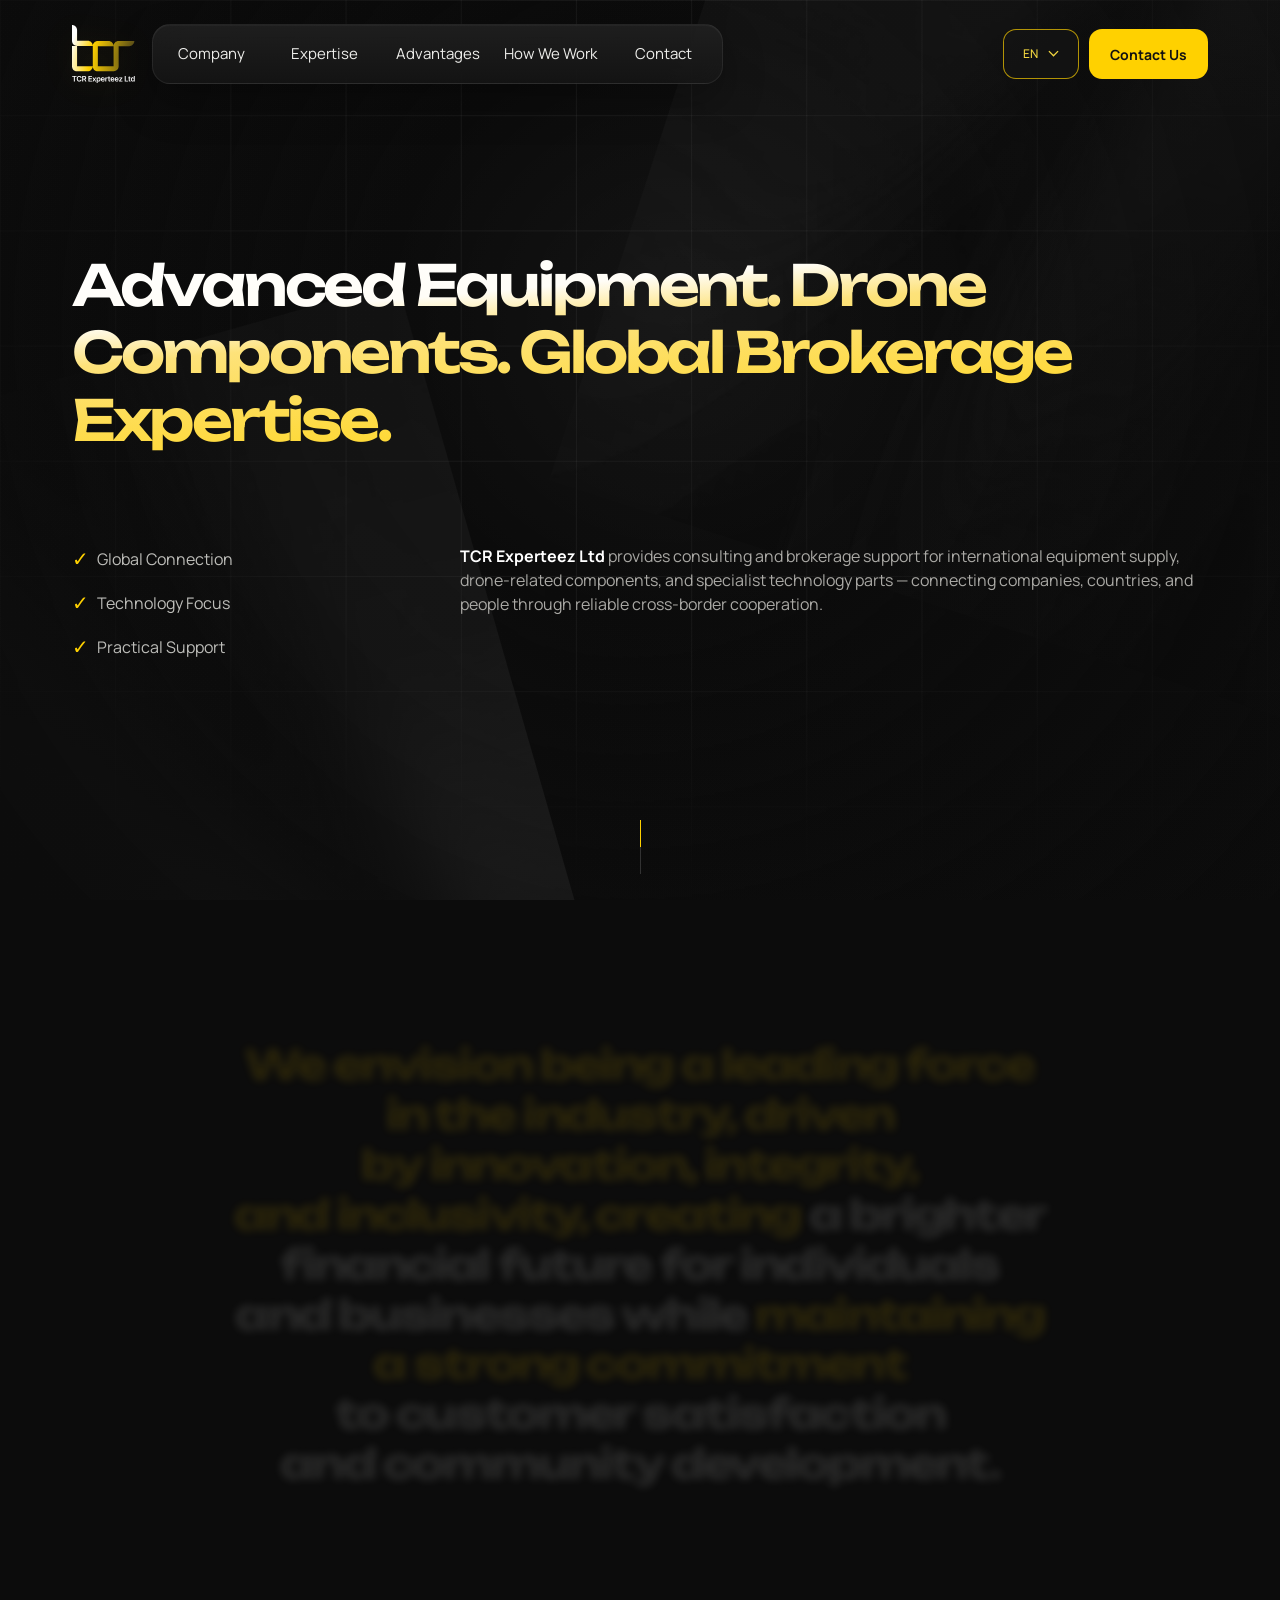
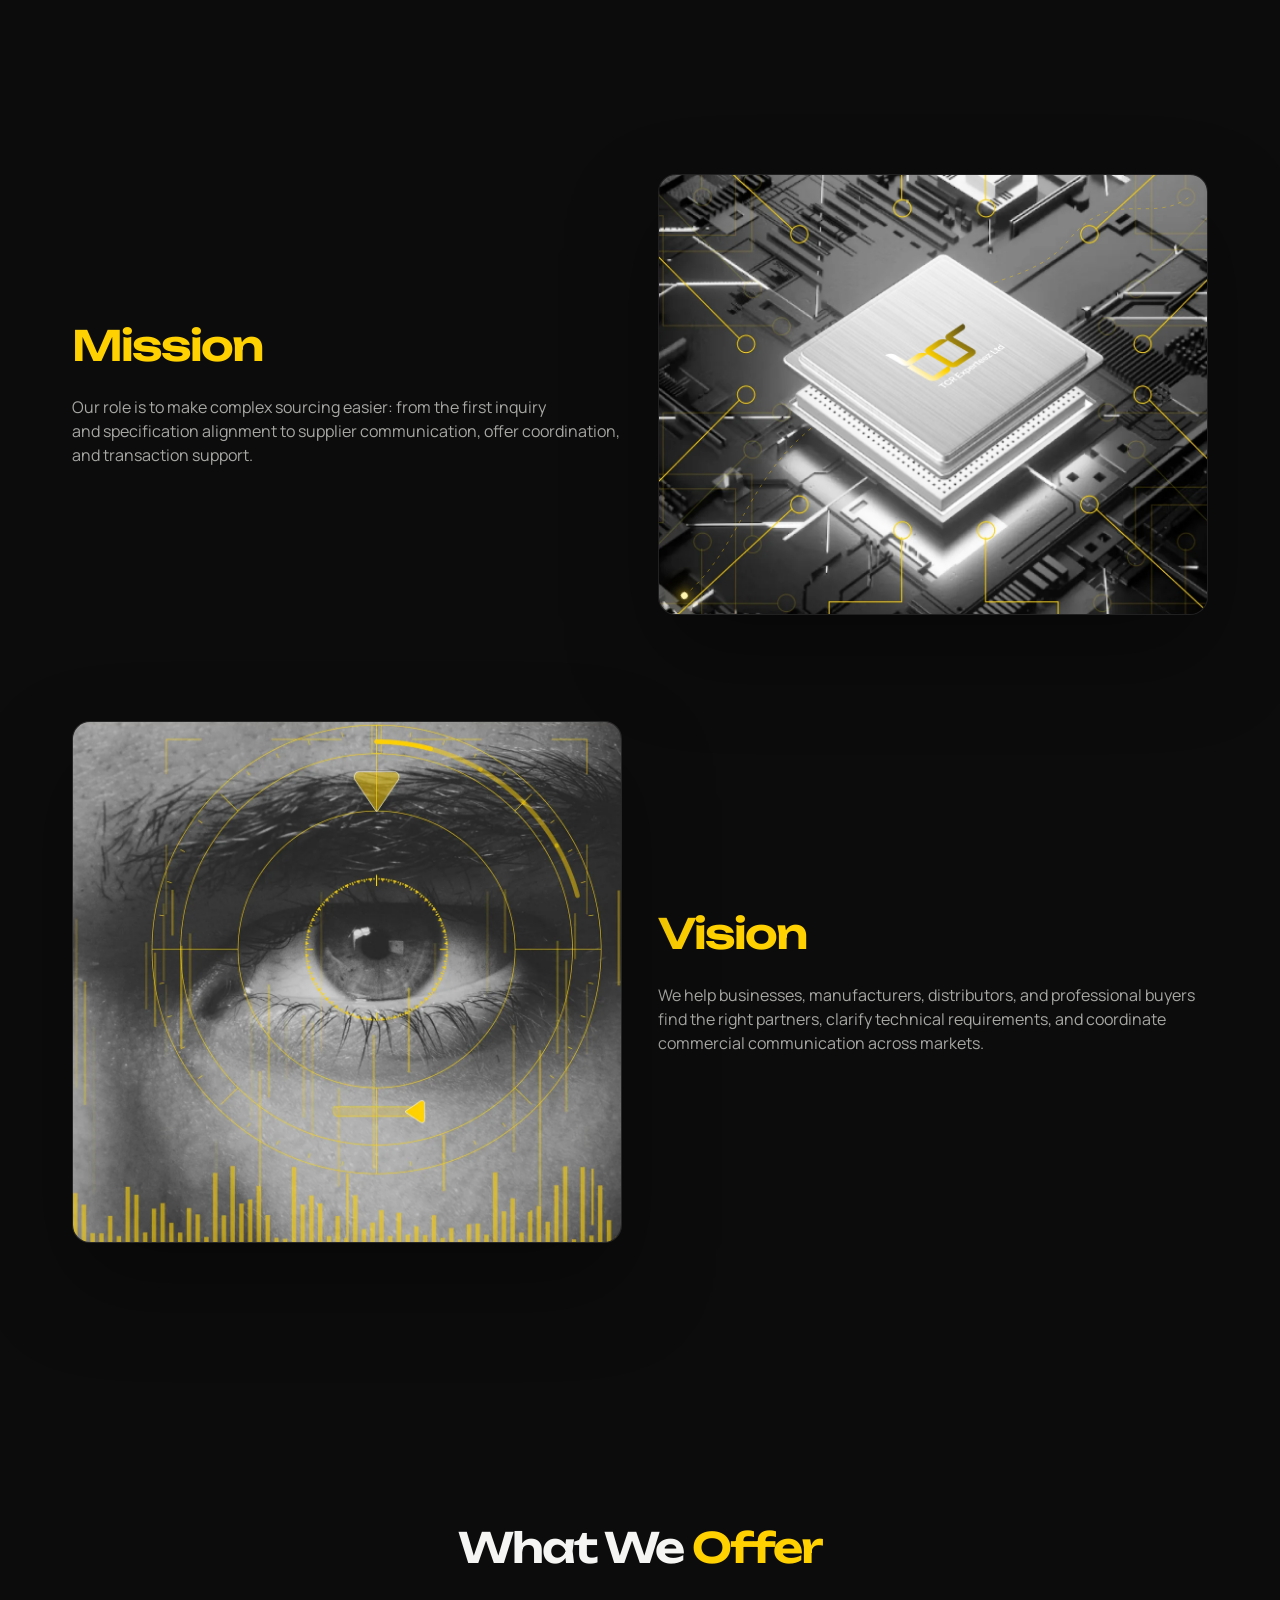
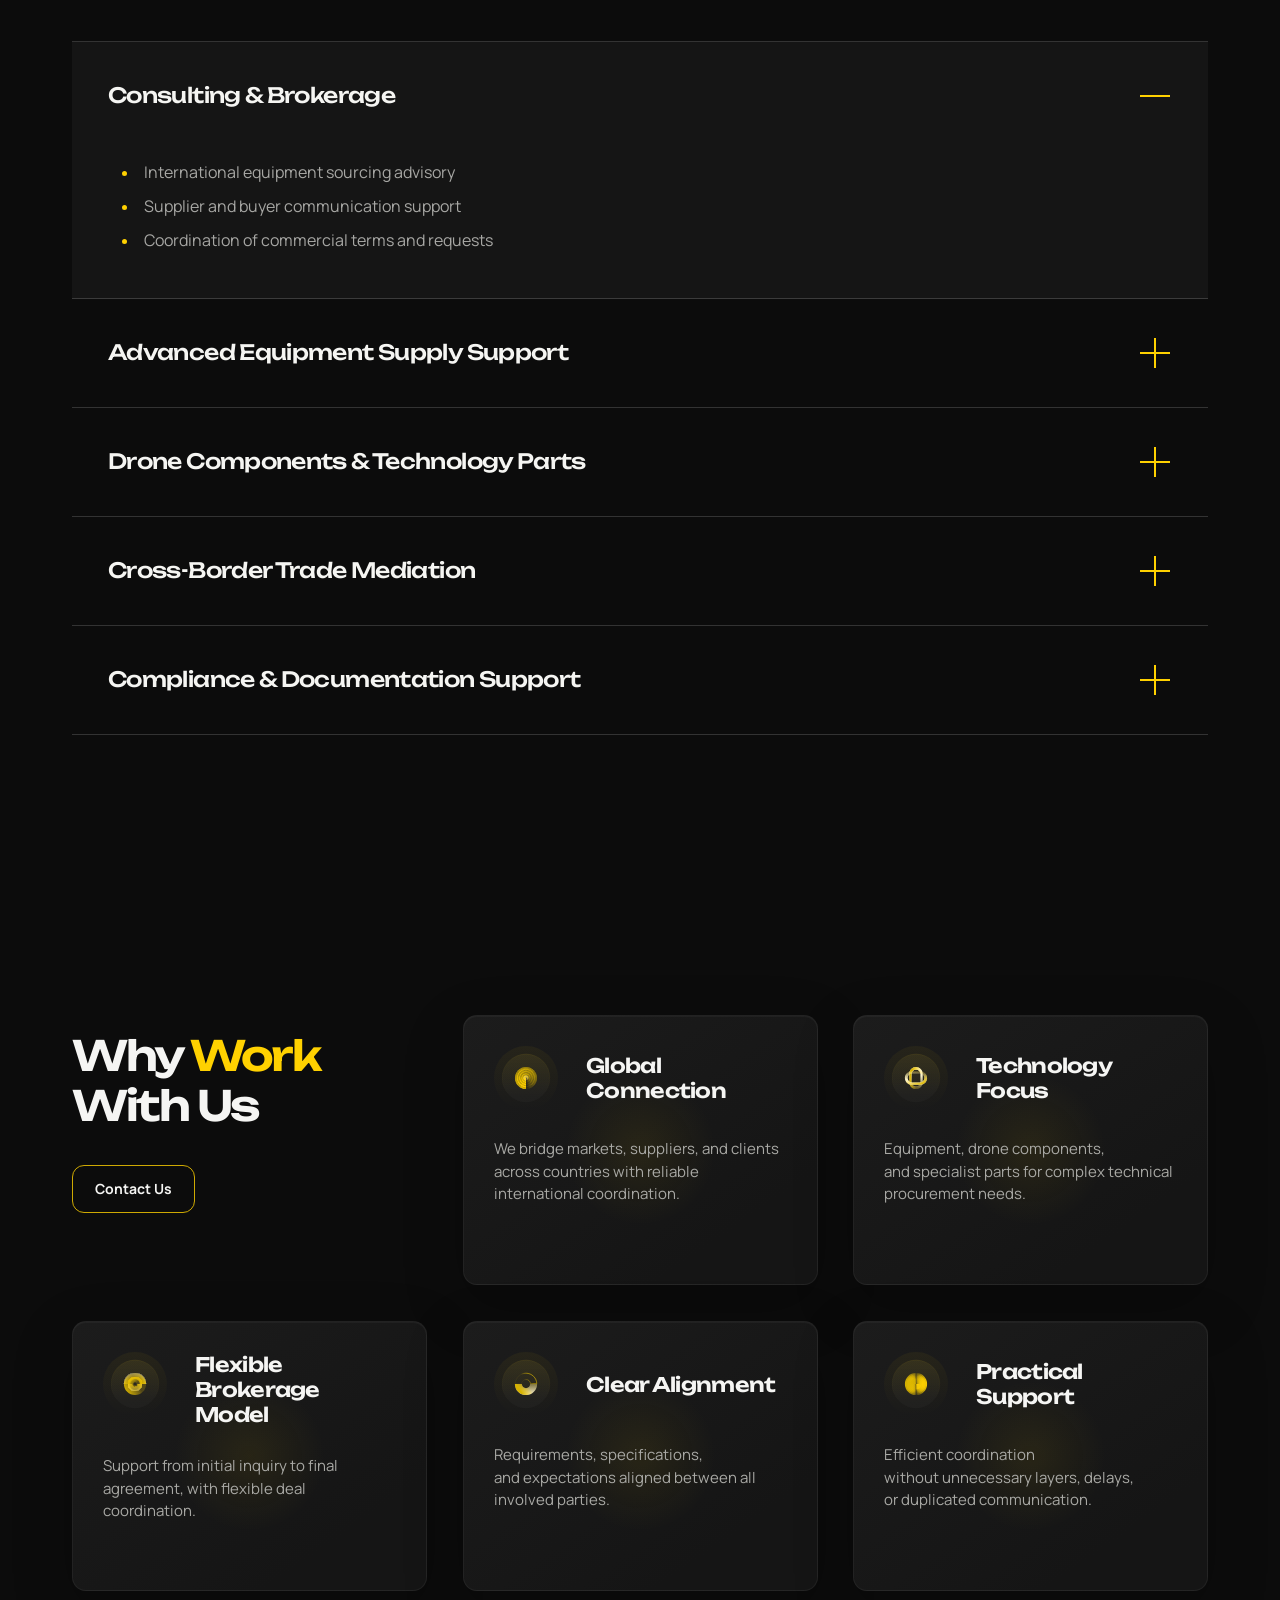
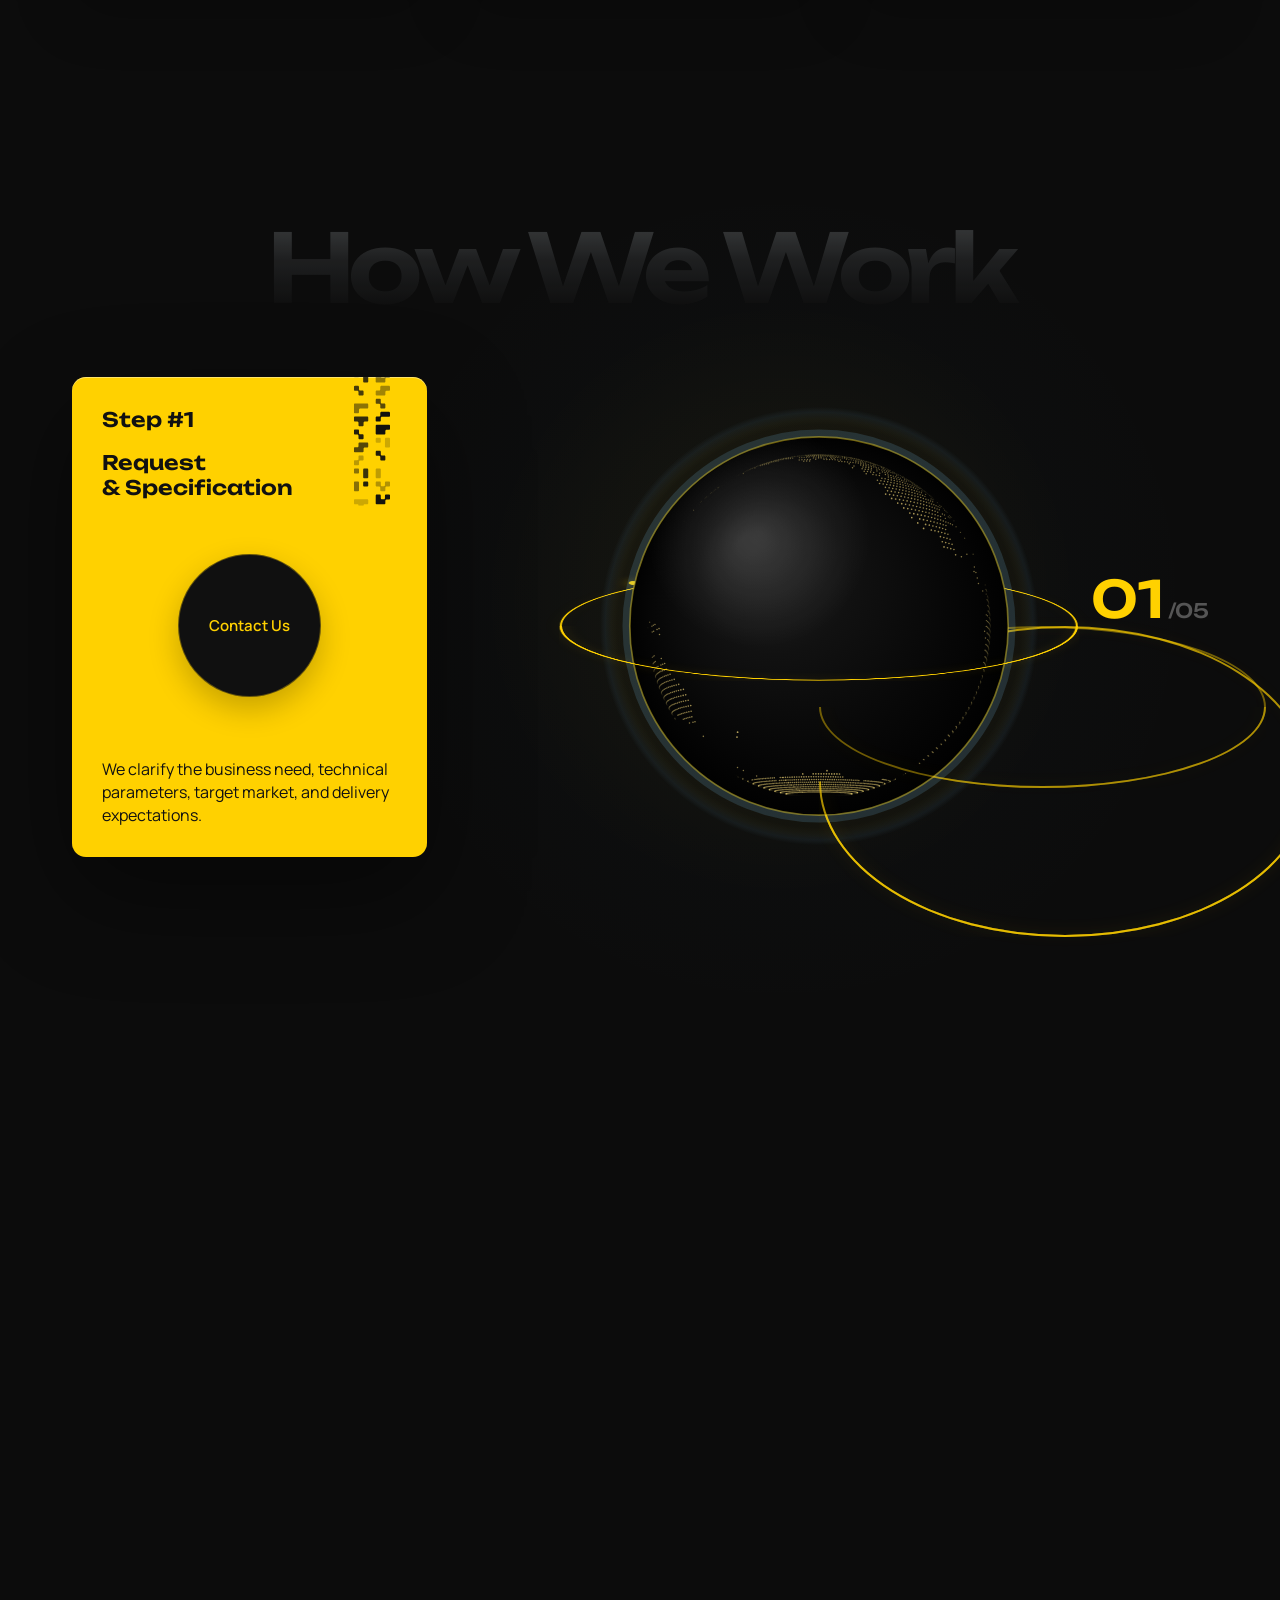
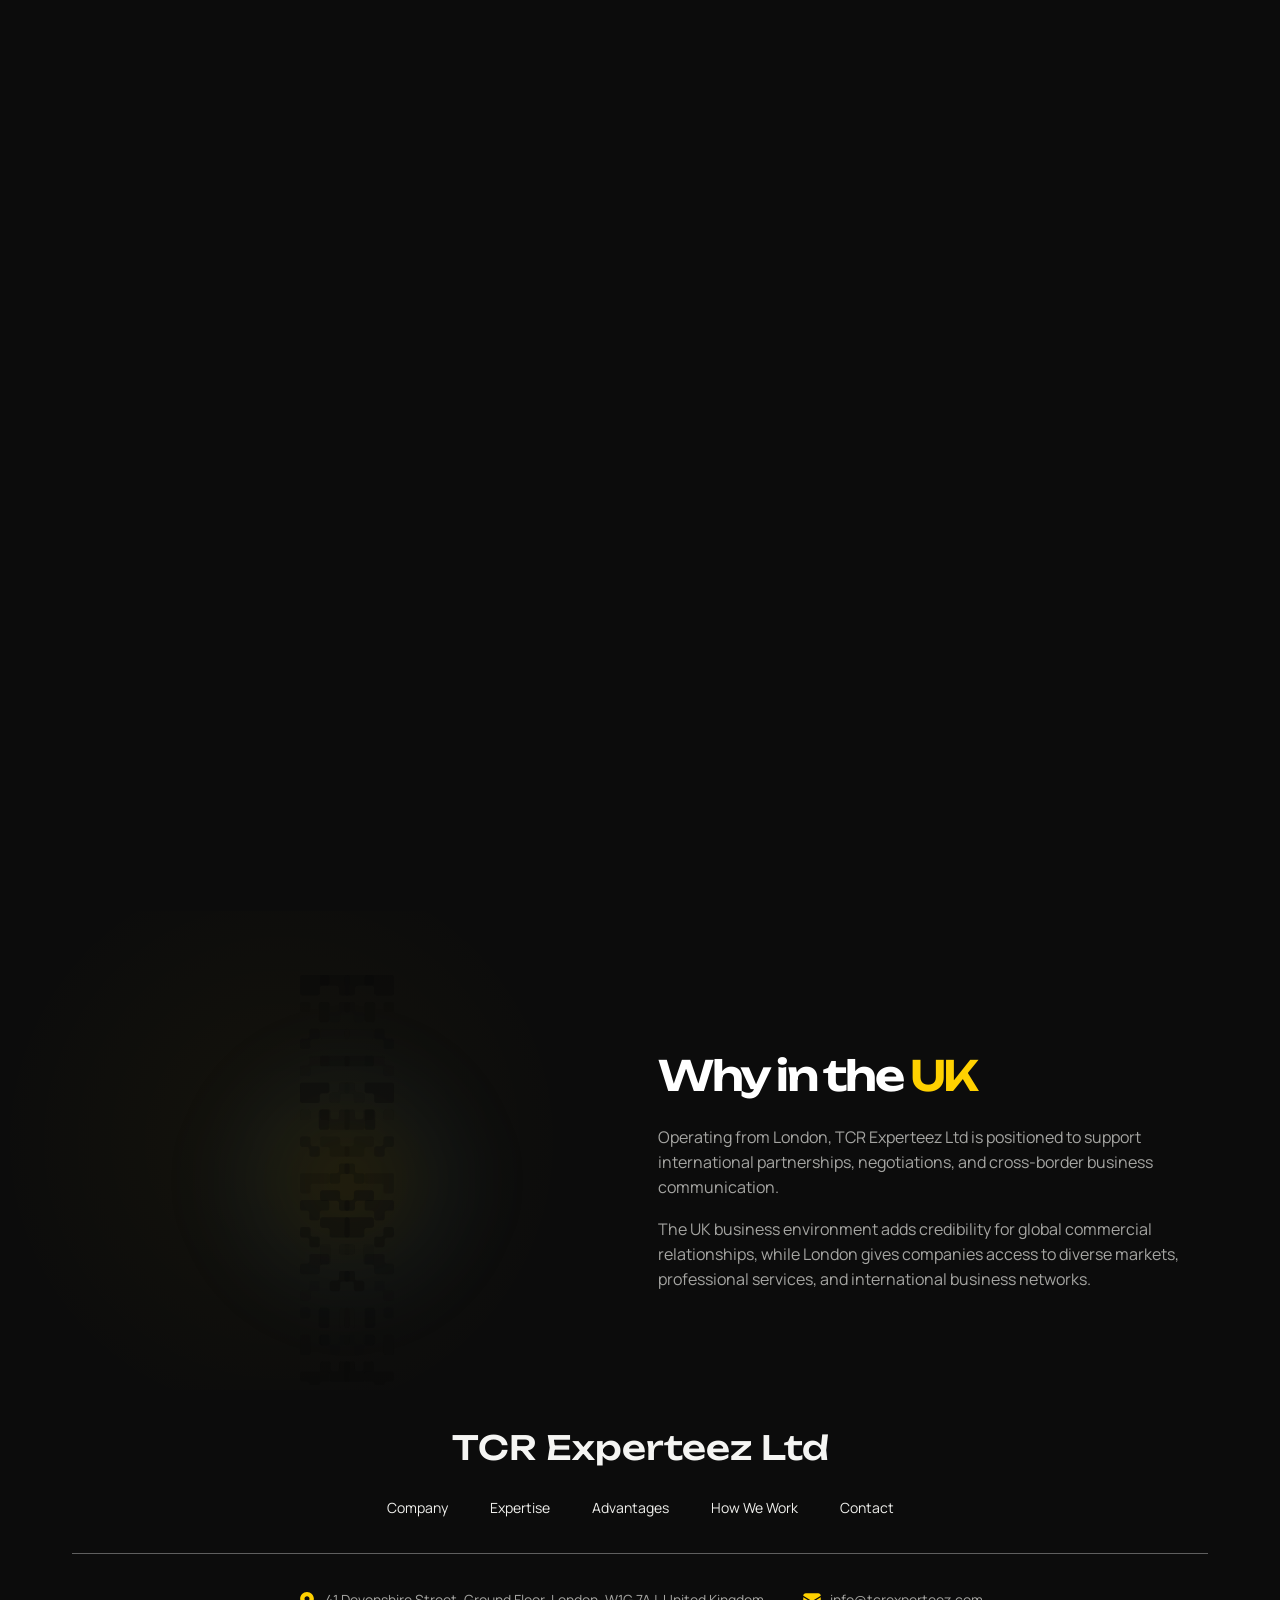
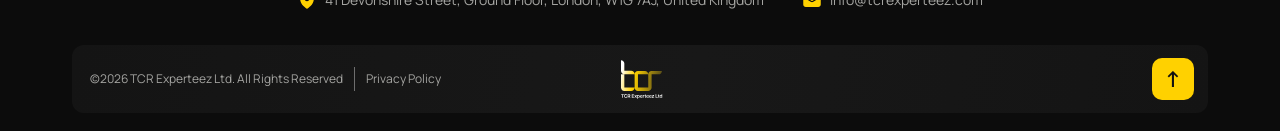
<file: index.html>
<!DOCTYPE html>

<html lang="en">
<head>
<meta charset="utf-8"/>
<meta content="width=device-width, initial-scale=1, viewport-fit=cover" name="viewport"/>
<meta content="#0e0e0e" name="theme-color"/>
<meta content="TCR Experteez Ltd — consulting, brokerage and international equipment supply support." name="description"/>
<title>TCR Experteez Ltd</title>
<link rel="icon" href="assets/favicon.ico" sizes="any">
<link href="https://fonts.googleapis.com" rel="preconnect"/>
<link crossorigin="" href="https://fonts.gstatic.com" rel="preconnect"/>
<link href="https://fonts.googleapis.com/css2?family=Manrope:wght@400;500;600;700&amp;family=Unbounded:wght@500;600;700&amp;display=swap" rel="stylesheet"/>
<link href="styles.css" rel="stylesheet"/>
<link href="refinement.css" rel="stylesheet"/>
<link href="final-v3.css" rel="stylesheet"/><link href="review-fixes.css" rel="stylesheet"/>
<link href="responsive-final.css?v=8" rel="stylesheet"/>
<link href="polish-v8.css?v=8" rel="stylesheet"/>
<link href="final-v9.css?v=9" rel="stylesheet"/>
<link href="final-v10.css?v=12" rel="stylesheet"/>
<link href="final-v13.css?v=13" rel="stylesheet"/>
<link href="final-v14.css?v=14" rel="stylesheet"/>
<script defer="" src="script.js?v=12"></script>
</head>
<body>
<a class="skip-link" href="#main">Skip to content</a>
<header class="site-header" id="site-header">
<a aria-label="TCR Experteez Ltd — home" class="brand" href="#top">
<img alt="TCR Experteez Ltd" height="57" src="assets/logo.svg" width="62"/>
</a>
<nav aria-label="Primary navigation" class="desktop-nav">
<a data-i18n="nav.company" href="#company">Company</a>
<a data-i18n="nav.expertise" href="#expertise">Expertise</a>
<a data-i18n="nav.advantages" href="#advantages">Advantages</a>
<a data-i18n="nav.process" href="#process">How We Work</a>
<a data-i18n="nav.contact" href="#contact">Contact</a>
</nav>
<div class="header-actions">
<div class="language-select" id="language-select">
<button aria-controls="language-menu" aria-expanded="false" aria-haspopup="menu" class="language-current" id="language-current" type="button">
<span id="language-current-label">EN</span>
<svg aria-hidden="true" viewBox="0 0 12 8"><path d="M1 1.25 6 6.25l5-5"></path></svg>
</button>
<div aria-hidden="true" class="language-menu" id="language-menu" role="menu">
<button class="language-option" data-lang="en" role="menuitem" type="button">EN</button>
<button class="language-option" data-lang="ru" role="menuitem" type="button">RU</button>
</div>
</div>
<button class="button button-primary contact-trigger" data-i18n="common.contactUs" type="button">Contact Us</button>
<button aria-controls="mobile-menu" aria-expanded="false" aria-label="Open menu" class="menu-toggle" type="button">
<span></span><span></span>
</button>
</div>
</header>
<div aria-hidden="true" class="mobile-menu" id="mobile-menu">
<div class="mobile-menu-inner">
<h2><a data-i18n="nav.company" href="#company">Company</a></h2>
<h2><a data-i18n="nav.expertise" href="#expertise">Expertise</a></h2>
<h2><a data-i18n="nav.advantages" href="#advantages">Advantages</a></h2>
<h2><a data-i18n="nav.process" href="#process">How We Work</a></h2>
<h2><a data-i18n="nav.contact" href="#contact">Contact</a></h2>
<button class="button button-primary contact-trigger" data-i18n="common.contactUs" type="button">Contact Us</button>
</div>
</div>
<main id="main">
<section class="hero" id="top">
<div aria-hidden="true" class="hero-grid"></div>
<div aria-hidden="true" class="hero-rays hero-rays-a"></div>
<div aria-hidden="true" class="hero-rays hero-rays-b"></div>
<div aria-hidden="true" class="ambient-square square-1"></div>
<div aria-hidden="true" class="ambient-square square-2"></div>
<div aria-hidden="true" class="ambient-square square-3"></div>
<div aria-hidden="true" class="ambient-square square-4"></div>
<div class="container hero-inner">
<p class="eyebrow hero-eyebrow" data-i18n="hero.eyebrow">International equipment &amp; technology brokerage</p>
<h1 class="hero-title" data-i18n="hero.title">
Advanced Equipment. Drone Components. Global Brokerage Expertise.
</h1>
<div class="hero-bottom">
<ul aria-label="Key advantages" class="hero-points">
<li><span aria-hidden="true" class="check">✓</span><span data-i18n="hero.point1">Global Connection</span></li>
<li><span aria-hidden="true" class="check">✓</span><span data-i18n="hero.point2">Technology Focus</span></li>
<li><span aria-hidden="true" class="check">✓</span><span data-i18n="hero.point3">Practical Support</span></li>
</ul>
<p class="hero-copy"><strong class="hero-company-name">TCR Experteez Ltd</strong><span data-i18n="hero.copyRest"> provides consulting and brokerage support for international equipment supply, drone-related components, and specialist technology parts — connecting companies, countries, and people through reliable cross-border cooperation.</span></p>
</div>
</div>
<div aria-hidden="true" class="scroll-cue"><span></span></div>
</section>
<section class="manifesto" id="company">
<div class="container manifesto-inner">
<h2 aria-label="Company vision" class="manifesto-text">
<span data-i18n="manifesto.line1" data-tone="yellow">We envision being a leading force</span>
<span data-i18n="manifesto.line2" data-tone="yellow">in the industry, driven by innovation,</span>
<span data-i18n="manifesto.line3" data-tone="yellow">integrity, and inclusivity, creating</span>
<span data-i18n="manifesto.line4" data-tone="white">a brighter financial future</span>
<span data-i18n="manifesto.line5" data-tone="white">for individuals and businesses while</span>
<span data-i18n="manifesto.line6" data-tone="yellow">maintaining a strong commitment to</span>
<span data-i18n="manifesto.line7" data-tone="white">customer satisfaction and</span>
<span data-i18n="manifesto.line8" data-tone="white">community development.</span>
</h2>
</div>
</section>
<section class="company-panels section-space">
<div class="container">
<article class="story-row reveal-row">
<div class="story-copy">
<h2 data-i18n="mission.title">Mission</h2>
<p data-i18n="mission.copy">Our role is to make complex sourcing easier: from the first inquiry and specification alignment to supplier communication, offer coordination, and transaction support.</p>
</div>
<div class="story-media story-media-processor media-zoom"><img alt="Technology processor and connected components" class="processor-background" loading="lazy" src="assets/mission-chip.webp"/><svg aria-hidden="true" class="trace-lines" preserveAspectRatio="none" viewBox="0 0 1122 900">
<path class="trace-path" d="M52 862 C160 770 176 642 292 536 C390 447 462 422 518 337 C612 198 756 238 842 130 C930 22 1010 105 1090 42"></path>
<circle class="trace-dot" r="7"></circle>
</svg><img alt="" aria-hidden="true" class="processor-foreground" src="assets/processor-foreground.png"/></div>
</article>
<article class="story-row story-row-reverse reveal-row">
<div class="story-copy">
<h2 data-i18n="vision.title">Vision</h2>
<p data-i18n="vision.copy">We help businesses, manufacturers, distributors, and professional buyers find the right partners, clarify technical requirements, and coordinate commercial communication across markets.</p>
</div>
<div class="story-media media-zoom">
<img alt="Eye with technological interface graphics" loading="lazy" src="assets/vision-eye.webp"/>
<div aria-hidden="true" class="scan-line"></div>
</div>
</article>
</div>
</section>
<section class="services section-space" id="expertise">
<div class="container">
<h2 class="section-title centered reveal-title"><span data-i18n="services.title1">What We</span> <strong data-i18n="services.title2">Offer</strong></h2>
<div class="accordion" data-accordion="">
<article class="accordion-item is-open">
<button aria-expanded="true" class="accordion-trigger" type="button">
<span data-i18n="services.item1.title">Consulting &amp; Brokerage</span><span aria-hidden="true" class="accordion-icon"></span>
</button>
<div class="accordion-panel">
<ul>
<li data-i18n="services.item1.b1">International equipment sourcing advisory</li>
<li data-i18n="services.item1.b2">Supplier and buyer communication support</li>
<li data-i18n="services.item1.b3">Coordination of commercial terms and requests</li>
</ul>
</div>
</article>
<article class="accordion-item">
<button aria-expanded="false" class="accordion-trigger" type="button">
<span data-i18n="services.item2.title">Advanced Equipment Supply Support</span><span aria-hidden="true" class="accordion-icon"></span>
</button>
<div class="accordion-panel">
<ul>
<li data-i18n="services.item2.b1">Search for suitable equipment and components</li>
<li data-i18n="services.item2.b2">Specification clarification and product matching</li>
<li data-i18n="services.item2.b3">Multi-country sourcing route planning</li>
</ul>
</div>
</article>
<article class="accordion-item">
<button aria-expanded="false" class="accordion-trigger" type="button">
<span data-i18n="services.item3.title">Drone Components &amp; Technology Parts</span><span aria-hidden="true" class="accordion-icon"></span>
</button>
<div class="accordion-panel">
<ul>
<li data-i18n="services.item3.b1">Brokerage support for drone-related parts and accessories</li>
<li data-i18n="services.item3.b2">Supplier search and offer coordination</li>
<li data-i18n="services.item3.b3">Support with technical and procurement documentation</li>
</ul>
</div>
</article>
<article class="accordion-item">
<button aria-expanded="false" class="accordion-trigger" type="button">
<span data-i18n="services.item4.title">Cross-Border Trade Mediation</span><span aria-hidden="true" class="accordion-icon"></span>
</button>
<div class="accordion-panel">
<ul>
<li data-i18n="services.item4.b1">Connecting manufacturers, distributors, and end clients</li>
<li data-i18n="services.item4.b2">Negotiation support between international parties</li>
<li data-i18n="services.item4.b3">Assistance with purchase requests, offers, and logistics data</li>
</ul>
</div>
</article>
<article class="accordion-item">
<button aria-expanded="false" class="accordion-trigger" type="button">
<span data-i18n="services.item5.title">Compliance &amp; Documentation Support</span><span aria-hidden="true" class="accordion-icon"></span>
</button>
<div class="accordion-panel">
<ul>
<li data-i18n="services.item5.b1">Preliminary document and specification checks</li>
<li data-i18n="services.item5.b2">Coordination of invoices, certificates, and product data where applicable</li>
<li data-i18n="services.item5.b3">Support aligned with applicable trade and export-control requirements</li>
</ul>
</div>
</article>
</div>
</div>
</section>
<section class="advantages section-space" id="advantages">
<div class="container advantage-layout">
<div class="advantage-intro reveal-row">
<h2 class="section-title">
  <span data-i18n="advantages.title1">Why</span>
  <strong data-i18n="advantages.title2">Work<br>With</strong>
  <span data-i18n="advantages.title3">Us</span>
</h2>
<button class="button button-outline contact-trigger" data-i18n="common.contactUs" type="button">Contact Us</button>
</div>
<div class="advantage-grid">
<article class="tilt-card reveal-card">
<div aria-hidden="true" class="card-glow"></div><div class="card-icon"><img alt="" aria-hidden="true" src="assets/icon-global.svg"/></div>
<h3 data-i18n="advantages.card1.title">Global Connection</h3>
<p data-i18n="advantages.card1.copy">We bridge markets, suppliers, and clients across countries with reliable international coordination.</p>
</article>
<article class="tilt-card reveal-card">
<div aria-hidden="true" class="card-glow"></div><div class="card-icon"><img alt="" aria-hidden="true" src="assets/icon-focus.svg"/></div>
<h3 data-i18n="advantages.card2.title">Technology Focus</h3>
<p data-i18n="advantages.card2.copy">Equipment, drone components, and specialist parts for complex technical procurement needs.</p>
</article>
<article class="tilt-card reveal-card">
<div aria-hidden="true" class="card-glow"></div><div class="card-icon"><img alt="" aria-hidden="true" src="assets/icon-flex.svg"/></div>
<h3 data-i18n="advantages.card3.title">Flexible Brokerage Model</h3>
<p data-i18n="advantages.card3.copy">Support from initial inquiry to final agreement, with flexible deal coordination.</p>
</article>
<article class="tilt-card reveal-card">
<div aria-hidden="true" class="card-glow"></div><div class="card-icon"><img alt="" aria-hidden="true" src="assets/icon-align.svg"/></div>
<h3 data-i18n="advantages.card4.title">Clear Alignment</h3>
<p data-i18n="advantages.card4.copy">Requirements, specifications, and expectations aligned between all involved parties.</p>
</article>
<article class="tilt-card reveal-card">
<div aria-hidden="true" class="card-glow"></div><div class="card-icon"><img alt="" aria-hidden="true" src="assets/icon-support.svg"/></div>
<h3 data-i18n="advantages.card5.title">Practical Support</h3>
<p data-i18n="advantages.card5.copy">Efficient coordination without unnecessary layers, delays, or duplicated communication.</p>
</article>
</div>
</div>
</section>
<section aria-label="How we work" class="process" id="process">
<div class="process-sticky">
<h2 class="process-display-title" data-i18n="nav.process">How We Work</h2>
<div aria-hidden="true" class="process-background-title">
<span>H</span><span>O</span><span>W</span><span> </span><span>W</span><span>E</span><span> </span><span>W</span><span>O</span><span>R</span><span>K</span>
</div>
<div aria-hidden="true" class="globe-stage"><div class="orbit-ring orbit-back orbit-ring-a"></div><div class="orbit-ring orbit-back orbit-ring-b"></div><div class="orbit-ring orbit-back orbit-ring-c"></div><canvas id="globe-canvas"></canvas><div class="globe-sheen"></div><div class="orbit-ring orbit-front orbit-ring-a"></div><div class="orbit-ring orbit-front orbit-ring-b"></div><div class="orbit-ring orbit-front orbit-ring-c"></div></div>
<div class="process-counter"><span id="process-current">01</span><span>/05</span></div>
<div aria-live="polite" class="process-cards">
<article class="process-card is-active" data-step="0">
    <div class="process-card-top">
      <img
        class="process-card-decor"
        src="assets/process-card-decor.svg"
        alt=""
        aria-hidden="true"
      />
      <div class="process-card-heading">
        <h3 class="step-label">Step #1</h3>
        <h3 data-i18n="process.step1.title">
          Request &amp; Specification
        </h3>
      </div>
      <a
        class="button process-contact"
        data-i18n="common.contactUs"
        href="#contact"
      >
        Contact Us
    </a>
    </div>
    <p
      class="process-card-copy"
      data-i18n="process.step1.copy"
    >
      We clarify the business need, technical parameters, target market, and delivery expectations.
    </p>
  </article>
  <article class="process-card" data-step="1">
    <div class="process-card-top">
      <img
        class="process-card-decor"
        src="assets/process-card-decor.svg"
        alt=""
        aria-hidden="true"
      />
      <div class="process-card-heading">
        <h3 class="step-label">Step #2</h3>
        <h3 data-i18n="process.step2.title">
          Partner Search
        </h3>
      </div>
      <a
        class="button process-contact"
        data-i18n="common.contactUs"
        href="#contact"
      >
        Contact Us
    </a>
    </div>
    <p
      class="process-card-copy"
      data-i18n="process.step2.copy"
    >
      We identify relevant suppliers, manufacturers, distributors, or buyers.
    </p>
  </article>
  <article class="process-card" data-step="2">
    <div class="process-card-top">
      <img
        class="process-card-decor"
        src="assets/process-card-decor.svg"
        alt=""
        aria-hidden="true"
      />
      <div class="process-card-heading">
        <h3 class="step-label">Step #3</h3>
        <h3 data-i18n="process.step3.title">
          Offer Coordination
        </h3>
      </div>
      <a
        class="button process-contact"
        data-i18n="common.contactUs"
        href="#contact"
      >
        Contact Us
      </a>
    </div>
    <p
      class="process-card-copy"
      data-i18n="process.step3.copy"
    >
      We help collect offers, compare terms, and align commercial communication.
    </p>
  </article>
  <article class="process-card" data-step="3">
    <div class="process-card-top">
      <img
        class="process-card-decor"
        src="assets/process-card-decor.svg"
        alt=""
        aria-hidden="true"
      />
      <div class="process-card-heading">
        <h3 class="step-label">Step #4</h3>
        <h3 data-i18n="process.step4.title">
          Documentation Support
        </h3>
      </div>
      <a
        class="button process-contact"
        data-i18n="common.contactUs"
        href="#contact"
      >
        Contact Us
      </a>
    </div>
    <p
      class="process-card-copy"
      data-i18n="process.step4.copy"
    >
      We coordinate product data, invoices, certificates, and trade documents where applicable.
    </p>
  </article>
  <article class="process-card" data-step="4">
    <div class="process-card-top">
      <img
        class="process-card-decor"
        src="assets/process-card-decor.svg"
        alt=""
        aria-hidden="true"
      />
     <div class="process-card-heading">
        <h3 class="step-label">Step #5</h3>
        <h3 data-i18n="process.step5.title">
          Ongoing Cooperation
        </h3>
      </div>
      <a
        class="button process-contact"
        data-i18n="common.contactUs"
        href="#contact"
      >
        Contact Us
      </a>
    </div>
    <p
      class="process-card-copy"
      data-i18n="process.step5.copy"
    >
      We support long-term communication between parties and future supply requests.
    </p>
  </article>
</div>
</div>
</section>
<section class="uk-section" id="uk">
<div aria-hidden="true" class="uk-descent-trail"><span></span><i></i></div>
<div class="container uk-layout">
<div aria-hidden="true" class="uk-globe-target reveal-card"><div class="uk-globe-visual"><img class="uk-globe-accent uk-globe-accent-left" src="assets/process-card-decor.svg" alt=""/><img alt="" class="uk-globe-base" src="assets/globe-london-transparent.png"/><img alt="London" class="uk-location-pin" src="assets/london-marker.svg"/><img class="uk-globe-accent uk-globe-accent-right" src="assets/process-card-decor.svg" alt=""/></div></div>
<div class="uk-copy reveal-row">
<h2 class="section-title">
  <span data-i18n="uk.title1">Why in the</span>
  <strong data-i18n="uk.title2">UK</strong>
</h2>
<p data-i18n="uk.p1">Operating from London, TCR Experteez Ltd is positioned to support international partnerships, negotiations, and cross-border business communication.</p>
<p data-i18n="uk.p2">The UK business environment adds credibility for global commercial relationships, while London gives companies access to diverse markets, professional services, and international business networks.</p>
</div>
</div>
</section>
</main>
<div aria-hidden="true" class="globe-handoff" id="globe-handoff">
<div class="handoff-globe-stage">
<div class="orbit-ring orbit-back orbit-ring-a"></div><div class="orbit-ring orbit-back orbit-ring-b"></div><div class="orbit-ring orbit-back orbit-ring-c"></div>
<canvas id="handoff-canvas"></canvas><div class="globe-sheen handoff-sheen"></div>
<div class="orbit-ring orbit-front orbit-ring-a"></div><div class="orbit-ring orbit-front orbit-ring-b"></div><div class="orbit-ring orbit-front orbit-ring-c"></div>
<img class="handoff-location-pin" src="assets/london-marker.svg" alt="" aria-hidden="true"/>
</div>
</div>
<footer class="site-footer" id="contact">
<div class="container footer-brand-block">
<h2>TCR Experteez Ltd</h2>
<nav aria-label="Footer navigation" class="footer-nav">
<a data-i18n="nav.company" href="#company">Company</a>
<a data-i18n="nav.expertise" href="#expertise">Expertise</a>
<a data-i18n="nav.advantages" href="#advantages">Advantages</a>
<a data-i18n="nav.process" href="#process">How We Work</a>
<button class="footer-contact-link contact-trigger" data-i18n="nav.contact" type="button">Contact</button>
</nav>
</div>
<div class="container footer-contact-row">
  <span class="footer-contact-item footer-address">
    <img
      class="footer-contact-icon"
      src="assets/location-pin.svg"
      alt=""
      aria-hidden="true"
    />
    <span>41 Devonshire Street, Ground Floor, London, W1G 7AJ, United Kingdom</span>
  </span>
  <a
    class="footer-contact-item footer-email"
    href="mailto:info@tcrexperteez.com"
  >
    <img
      class="footer-contact-icon"
      src="assets/mail.svg"
      alt=""
      aria-hidden="true"
    />
    <span>info@tcrexperteez.com</span>
  </a>
</div>
<div class="container footer-bottom-bar">
<div class="footer-legal"><span>©2026 TCR Experteez Ltd. <span data-i18n="footer.rights">All Rights Reserved</span></span><span class="footer-divider"></span><a data-i18n="footer.privacy" href="privacy.html">Privacy Policy</a></div>
<a aria-label="Back to top" class="footer-logo" href="#top"><img alt="" height="39" src="assets/logo.svg" width="42"/></a>
<a aria-label="Back to top" class="back-to-top" href="#top">↑</a>
</div>
</footer>
<dialog class="contact-modal" id="contact-modal">
<form action="send.php" class="contact-form" id="contact-form" method="post" novalidate="">
<button aria-label="Close" class="modal-close" type="button">×</button>
<p class="eyebrow" data-i18n="form.kicker">New business inquiry</p>
<h2 data-i18n="form.title">Tell us what you need</h2>
<p class="form-intro" data-i18n="form.intro">Describe the equipment, components, or commercial support required. We will respond using the contact details provided.</p>
<div class="form-grid">
<label><span data-i18n="form.name">Name</span><input autocomplete="name" maxlength="100" name="name" required="" type="text"/></label>
<label><span data-i18n="form.company">Company</span><input autocomplete="organization" maxlength="120" name="company" type="text"/></label>
<label><span data-i18n="form.email">Email</span><input autocomplete="email" maxlength="160" name="email" required="" type="email"/></label>
<label><span data-i18n="form.phone">Phone</span><input autocomplete="tel" maxlength="40" name="phone" type="tel"/></label>
<label class="form-full"><span data-i18n="form.message">Request details</span><textarea maxlength="4000" name="message" required="" rows="5"></textarea></label>
</div>
<label class="consent"><input name="consent" required="" type="checkbox" value="1"/><span data-i18n="form.consent">I agree to the processing of the submitted information in accordance with the Privacy Policy.</span></label>
<input aria-hidden="true" autocomplete="off" class="honeypot" name="website" tabindex="-1" type="text"/>
<input id="started-at" name="started_at" type="hidden" value=""/>
<input id="form-language" name="language" type="hidden" value="en"/>
<button class="button button-primary submit-button" type="submit"><span data-i18n="form.submit">Send Request</span><i aria-hidden="true"></i></button>
<p aria-live="polite" class="form-status" id="form-status" role="status"></p>
</form>
</dialog>
<div aria-live="polite" class="toast" id="toast" role="status"></div>
</body>
</html>
</file>
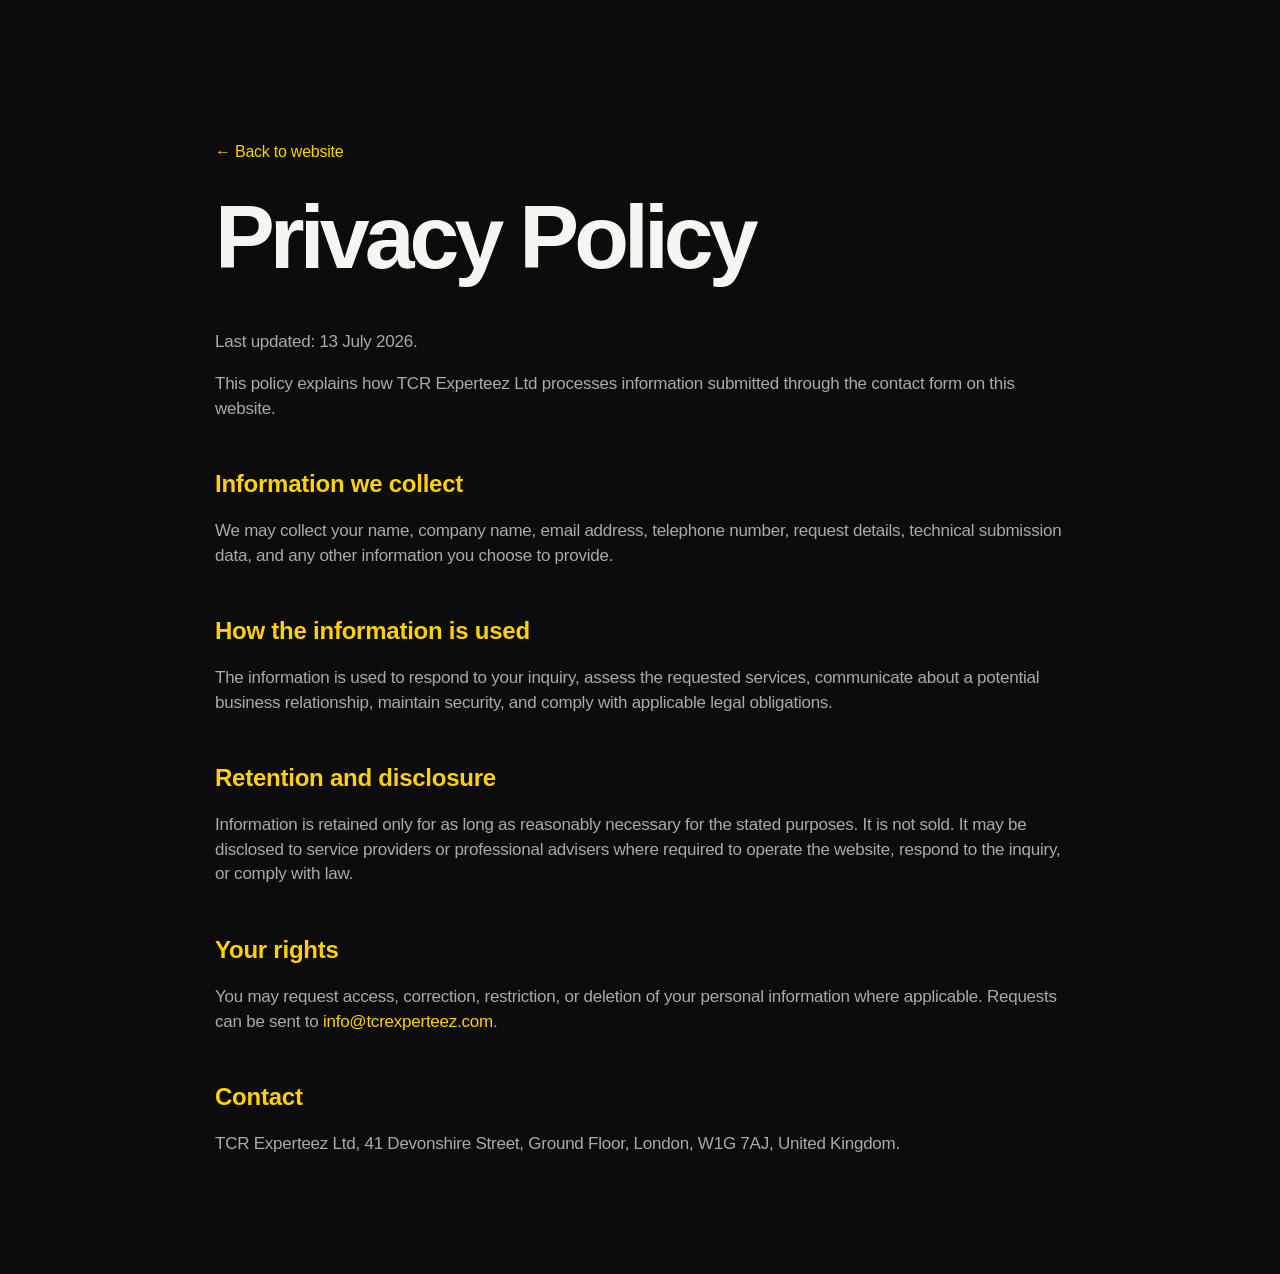
<file: privacy.html>
<!doctype html>
<html lang="en">
<head>
  <meta charset="utf-8">
  <meta name="viewport" content="width=device-width, initial-scale=1">
  <meta name="theme-color" content="#0e0e0e">
  <title>Privacy Policy — TCR Experteez Ltd</title>
  <link rel="icon" href="assets/favicon.png" type="image/png">
  <link rel="preconnect" href="https://fonts.googleapis.com">
  <link rel="preconnect" href="https://fonts.gstatic.com" crossorigin>
  <link href="https://fonts.googleapis.com/css2?family=Poppins:wght@400;500;600;700;800&display=swap" rel="stylesheet">
  <link rel="stylesheet" href="styles.css">
  <link rel="stylesheet" href="refinement.css">
  <style>
    .legal{padding:140px 0 100px;min-height:100vh}.legal article{max-width:850px}.legal h1{font-size:clamp(48px,7vw,96px);line-height:.95;letter-spacing:-.055em;margin:0 0 50px}.legal h2{margin:46px 0 12px;color:#ffd100}.legal p,.legal li{color:#aaa;font-size:17px}.legal a{color:#ffd100}.legal-back{display:inline-flex;margin-bottom:32px;color:#ffd100}
  </style>
<style>body{font-family:"Manrope",Arial,sans-serif}h1,h2,h3{font-family:"Unbounded",Arial,sans-serif}</style>
</head>
<body>
  <main class="legal">
    <article class="container">
      <a class="legal-back" href="index.html">← Back to website</a>
      <h1>Privacy Policy</h1>
      <p>Last updated: 13 July 2026.</p>
      <p>This policy explains how TCR Experteez Ltd processes information submitted through the contact form on this website.</p>
      <h2>Information we collect</h2>
      <p>We may collect your name, company name, email address, telephone number, request details, technical submission data, and any other information you choose to provide.</p>
      <h2>How the information is used</h2>
      <p>The information is used to respond to your inquiry, assess the requested services, communicate about a potential business relationship, maintain security, and comply with applicable legal obligations.</p>
      <h2>Retention and disclosure</h2>
      <p>Information is retained only for as long as reasonably necessary for the stated purposes. It is not sold. It may be disclosed to service providers or professional advisers where required to operate the website, respond to the inquiry, or comply with law.</p>
      <h2>Your rights</h2>
      <p>You may request access, correction, restriction, or deletion of your personal information where applicable. Requests can be sent to <a href="mailto:info@tcrexperteez.com">info@tcrexperteez.com</a>.</p>
      <h2>Contact</h2>
      <p>TCR Experteez Ltd, 41 Devonshire Street, Ground Floor, London, W1G 7AJ, United Kingdom.</p>
    </article>
  </main>
</body>
</html>
</file>
<file: styles.css>
:root {
  --bg: #0e0e0e;
  --bg-soft: #151515;
  --panel: #181818;
  --panel-2: #1d1d1d;
  --text: #f4f4f1;
  --muted: #a6a6a3;
  --line: rgba(255,255,255,.16);
  --yellow: #ffd100;
  --yellow-soft: #ffe56e;
  --yellow-gradient: linear-gradient(-18deg, #ffffff 0%, #fffdf7 18%, #fde27a 68%, #fccf01 100%);
  --container: min(1320px, calc(100vw - 64px));
  --header-h: 84px;
  --radius: 18px;
  --ease: cubic-bezier(.22,.8,.22,1);
}

* { box-sizing: border-box; }
html { background: var(--bg); color: var(--text); scroll-behavior: smooth; }
body { margin: 0; min-width: 320px; overflow-x: hidden; background: var(--bg); color: var(--text); font-family: Arial, Helvetica, sans-serif; font-size: 16px; line-height: 1.45; }
body.menu-open, body.modal-open { overflow: hidden; }
button, input, textarea { font: inherit; }
button, a { -webkit-tap-highlight-color: transparent; }
a { color: inherit; text-decoration: none; }
img { display: block; max-width: 100%; }
button { color: inherit; }
::selection { background: var(--yellow); color: #0e0e0e; }

.skip-link { position: fixed; left: 16px; top: -80px; z-index: 200; padding: 12px 18px; background: var(--yellow); color: #111; border-radius: 8px; transition: top .2s; }
.skip-link:focus { top: 16px; }
.container { width: var(--container); margin-inline: auto; }
.section-space { padding: clamp(96px, 11vw, 180px) 0; }
.centered { text-align: center; }
.eyebrow { margin: 0 0 16px; color: var(--muted); font-size: 12px; font-weight: 700; letter-spacing: .18em; text-transform: uppercase; }
.section-title { margin: 0 0 68px; font-size: clamp(42px, 5vw, 76px); line-height: .98; letter-spacing: -.045em; }
.section-title strong, h2 strong { color: var(--yellow); font-weight: inherit; }

.button { display: inline-flex; min-height: 48px; white-space: nowrap; align-items: center; justify-content: center; gap: 10px; padding: 0 22px; border: 1px solid transparent; border-radius: 12px; cursor: pointer; font-size: 14px; font-weight: 700; transition: transform .25s var(--ease), background .25s, color .25s, border-color .25s; }
.button:hover { transform: translateY(-2px); }
.button-primary { background: var(--yellow); color: #111; }
.button-primary:hover { background: #ffe146; }
.button-outline { background: transparent; border-color: rgba(255,209,0,.8); color: var(--text); }
.button-outline:hover { background: var(--yellow); color: #111; }
.button-dark { background: #111; color: #fff; border-color: rgba(255,255,255,.12); }

.site-header { position: fixed; top: 16px; left: 50%; z-index: 100; width: min(1280px, calc(100vw - 32px)); min-height: var(--header-h); display: grid; grid-template-columns: 1fr auto 1fr; align-items: center; gap: 24px; padding: 12px 16px 12px 20px; border: 1px solid rgba(255,255,255,.08); border-radius: 18px; background: rgba(14,14,14,.72); box-shadow: 0 18px 50px rgba(0,0,0,.25); backdrop-filter: blur(18px); -webkit-backdrop-filter: blur(18px); transform: translate(-50%, -160px); opacity: 0; transition: transform .25s var(--ease), opacity .25s, background .3s, min-height .3s; }
body.is-ready .site-header { transform: translate(-50%, 0); opacity: 1; }
.site-header.is-scrolled { min-height: 68px; background: rgba(14,14,14,.9); }
.brand { display: inline-flex; align-items: center; gap: 10px; min-width: 180px; font-size: 11px; color: #d4d4d1; }
.brand img { width: 44px; height: auto; }
.desktop-nav { display: flex; align-items: center; justify-content: center; gap: clamp(18px, 2.7vw, 42px); font-size: 13px; color: #d4d4d1; }
.desktop-nav a { position: relative; padding: 10px 0; }
.desktop-nav a::after { content: ""; position: absolute; left: 0; right: 100%; bottom: 4px; height: 1px; background: var(--yellow); transition: right .3s var(--ease); }
.desktop-nav a:hover::after { right: 0; }
.header-actions { display: flex; justify-content: flex-end; align-items: center; gap: 12px; }
.language-switch { display: flex; align-items: center; gap: 6px; height: 48px; padding: 0 14px; border: 1px solid rgba(255,209,0,.65); border-radius: 12px; color: #777; }
.language-button { border: 0; padding: 0; background: none; color: #777; cursor: pointer; font-size: 12px; }
.language-button.is-active { color: #fff; }
.menu-toggle { display: none; width: 48px; height: 48px; place-items: center; border: 1px solid var(--line); border-radius: 12px; background: #171717; cursor: pointer; }
.menu-toggle span { position: absolute; width: 19px; height: 1px; background: #fff; transition: transform .3s; }
.menu-toggle span:first-child { transform: translateY(-4px); }
.menu-toggle span:last-child { transform: translateY(4px); }
.menu-toggle[aria-expanded="true"] span:first-child { transform: rotate(45deg); }
.menu-toggle[aria-expanded="true"] span:last-child { transform: rotate(-45deg); }
.mobile-menu { position: fixed; inset: 0; z-index: 90; display: grid; place-items: center; background: rgba(8,8,8,.96); visibility: hidden; opacity: 0; transition: opacity .3s, visibility .3s; }
.mobile-menu.is-open { visibility: visible; opacity: 1; }
.mobile-menu-inner { position: relative; display: grid; align-content: center; gap: 24px; width: min(460px, calc(100vw - 48px)); min-height: 100dvh; padding: 80px 0; box-sizing: border-box; text-align: center; }
.mobile-menu-inner h2 { margin: 0; }
.mobile-menu-inner h2 a { font: inherit; color: inherit; line-height: inherit; letter-spacing: inherit; }
.mobile-menu-inner .button { position: fixed; left: 50%; right: auto; bottom: 16px; width:calc(100% - 32px); max-width: 585px; margin: 0; transform: translateX(-50%); }

.hero { position: relative; min-height: 100svh; display: flex; align-items: center; overflow: hidden; padding: 150px 0 90px; isolation: isolate; }
.hero-grid { position: absolute; inset: 0; z-index: -3; background-image: linear-gradient(rgba(255,255,255,.035) 1px, transparent 1px), linear-gradient(90deg, rgba(255,255,255,.035) 1px, transparent 1px); background-size: min(12.5vw, 180px) min(12.5vw, 180px); mask-image: linear-gradient(to bottom, rgba(0,0,0,.95), rgba(0,0,0,.2)); }
.hero::after { content: ""; position: absolute; inset: 0; z-index: -2; background: radial-gradient(circle at 50% 40%, transparent 0 24%, rgba(14,14,14,.45) 65%, var(--bg) 100%); }
.hero-rays { position: absolute; z-index: -4; width: 70vw; height: 70vw; max-width: 900px; max-height: 900px; background-size: cover; opacity: .18; filter: grayscale(1); mix-blend-mode: screen; }
.hero-rays-a { right: -22vw; top: -20vw; background-image: url('assets/hero-rays-a.webp'); transform: rotate(18deg); animation: rayFloatA 14s ease-in-out infinite alternate; }
.hero-rays-b { left: -28vw; bottom: -30vw; background-image: url('assets/hero-rays-b.webp'); transform: rotate(-16deg); animation: rayFloatB 17s ease-in-out infinite alternate; }
@keyframes rayFloatA { to { transform: rotate(24deg) scale(1.08); opacity: .25; } }
@keyframes rayFloatB { to { transform: rotate(-8deg) scale(1.1); opacity: .22; } }
.ambient-square { position: absolute; width: clamp(60px, 8vw, 120px); aspect-ratio: 1; border: 1px solid rgba(255,255,255,.07); background: linear-gradient(135deg, rgba(255,255,255,.025), transparent); opacity: 0; transform: translateY(18px) scale(.96); transition: opacity .7s, transform .7s var(--ease); }
body.is-ready .ambient-square { opacity: 1; transform: translateY(0) scale(1); }
.square-1 { left: 8vw; top: 19%; transition-delay: 1.2s; }
.square-2 { right: 13vw; top: 29%; transition-delay: 1.36s; }
.square-3 { left: 31vw; bottom: 8%; transition-delay: 1.52s; }
.square-4 { right: 30vw; bottom: 19%; transition-delay: 1.68s; }
.hero-inner { position: relative; }
.hero-eyebrow { opacity: 0; transform: translateY(18px); transition: .75s .35s var(--ease); }
.hero-title { max-width: 1240px; margin: 0; font-size: clamp(48px, 6.5vw, 104px); line-height: .98; letter-spacing: -.058em; font-weight: 700; }
.hero-title { display: inline-block; opacity: 0; transform: translateY(80px); transition: opacity .75s, transform .75s var(--ease); }
.hero-title { background: var(--yellow-gradient); -webkit-background-clip: text; background-clip: text; color: transparent; -webkit-text-fill-color: transparent; transition-delay: .22s; }
body.is-ready .hero-eyebrow, body.is-ready .hero-title { opacity: 1; transform: translateY(0); }
.hero-bottom { display: grid; grid-template-columns: .8fr 1.4fr; gap: clamp(50px, 10vw, 160px); align-items: start; margin-top: clamp(56px, 9vw, 120px); }
.hero-points { display: grid; gap: 20px; margin: 0; padding: 0; list-style: none; }
.hero-points li { display: flex; align-items: center; color: #bdbdb9; opacity: 0; transform: translateX(-26px); transition: .55s var(--ease); }
.hero-points li:nth-child(1) { transition-delay: .68s; }.hero-points li:nth-child(2) { transition-delay: .76s; }.hero-points li:nth-child(3) { transition-delay: .84s; }
body.is-ready .hero-points li { opacity: 1; transform: none; }
.check { color: var(--yellow); font-size: 20px; }
.hero-copy { max-width: 760px; margin: 0; color: #bdbdb9; font-size: clamp(18px, 1.7vw, 27px); line-height: 1.45; opacity: 0; transform: translateY(46px); transition: .75s .56s var(--ease); }
body.is-ready .hero-copy { opacity: 1; transform: none; }
.scroll-cue { position: absolute; left: 50%; bottom: 26px; width: 1px; height: 54px; background: rgba(255,255,255,.16); overflow: hidden; }
.scroll-cue span { display: block; width: 100%; height: 50%; background: var(--yellow); animation: scrollCue 1.8s infinite var(--ease); }
@keyframes scrollCue { 0% { transform: translateY(-110%); } 100% { transform: translateY(220%); } }

.manifesto { min-height: 100svh; display: grid; align-items: center; padding: 110px 0; }
.manifesto-inner { max-width: px; }
.manifesto-text { margin: 0 auto; text-align: center; font-size: clamp(38px, 5.7vw, 91px); line-height: .99; letter-spacing: -.052em; }
.manifesto-text span { display: inline; color: #2c2c2c; opacity: .58; transform: translateY(28px); transition: color .8s var(--ease), opacity .8s, transform .8s var(--ease); }
.manifesto-text span.is-visible { opacity: 1; transform: none; }
.manifesto-text span[data-tone="yellow"].is-visible { color: var(--yellow); }
.manifesto-text span[data-tone="white"].is-visible { color: #fff; }

.company-panels { overflow: hidden; }
.story-row { display: grid; grid-template-columns: 1fr 1fr; gap: clamp(36px, 10vw, 36px); align-items: center; min-height: 450px; }
.story-row + .story-row { margin-top: clamp(110px, 16vw, 230px); }
.story-row-reverse { grid-template-columns: 1fr 1fr; }
.story-row-reverse .story-copy { order: 2; }
.story-row-reverse .story-media { order: 1; }
.story-copy h2 { margin: 0 0 24px; color: var(--yellow); font-size: clamp(48px, 5.4vw, 88px); line-height: .95; letter-spacing: -.05em; }
.story-copy p:last-child { max-width: 620px; margin: 0; color: var(--muted); font-size: clamp(17px, 1.5vw, 23px); }
.story-media { position: relative; overflow: hidden; min-height: 520px; border: 1px solid rgba(255,255,255,.07); border-radius: var(--radius); background: #171717; box-shadow: 0 40px 90px rgba(0,0,0,.34); }
.story-media img { width: 100%; height: 100%; min-height: 520px; object-fit: cover; transform: scale(1.1); transition: transform 1.25s var(--ease); }
.story-media.is-visible img { transform: scale(1); }
.trace-lines { position: absolute; inset: 0; width: 100%; height: 100%; pointer-events: none; }
.trace-lines path { fill: none; stroke: rgba(255,209,0,.72); stroke-width: 1.2; stroke-dasharray: 7 10; }
.trace-dot { fill: #fff5c2; filter: drop-shadow(0 0 7px var(--yellow)); offset-path: path("M48 425 C95 365 122 372 158 302 S230 258 272 192 S371 167 402 108 S510 72 571 35"); animation: traceMove 5.6s linear infinite; }
@keyframes traceMove { to { offset-distance: 100%; } }
.scan-line { position: absolute; left: 0; right: 0; top: -5%; height: 3px; background: linear-gradient(90deg, transparent, var(--yellow), transparent); box-shadow: 0 0 28px rgba(255,209,0,.8); opacity: .7; animation: scan 4.5s ease-in-out infinite; }
@keyframes scan { 0%,100% { transform: translateY(0); } 50% { transform: translateY(500px); } }

.accordion { border-top: 1px solid var(--line); }
.accordion-item { border-bottom: 1px solid var(--line); }
.accordion-trigger { width: 100%; min-height: 108px; display: flex; align-items: center; justify-content: space-between; gap: 30px; padding: 28px 8px; border: 0; background: transparent; color: #fff; text-align: left; cursor: pointer; font-size: clamp(22px, 2.6vw, 42px); letter-spacing: -.03em; }
.accordion-trigger:hover { color: var(--yellow); }
.accordion-icon { position: relative; flex: 0 0 34px; width: 34px; height: 34px; }
.accordion-icon::before, .accordion-icon::after { content: ""; position: absolute; left: 2px; top: 16px; width: 30px; height: 2px; background: var(--yellow); transition: transform .3s var(--ease); }
.accordion-icon::after { transform: rotate(90deg); }
.accordion-item.is-open .accordion-icon::after { transform: rotate(0); }
.accordion-panel { display: grid; grid-template-rows: 0fr; transition: grid-template-rows .45s var(--ease); }
.accordion-panel > ul { overflow: hidden; margin: 0; padding: 0 0 0 32px; color: var(--muted); list-style: none; }
.accordion-item.is-open .accordion-panel { grid-template-rows: 1fr; }
.accordion-item.is-open .accordion-panel > ul { padding-bottom: 36px; }
.accordion-panel li { position: relative; margin: 10px 0; opacity: 0; transform: translateY(15px); transition: opacity .35s, transform .35s var(--ease); }
.accordion-panel li::before { content: ""; position: absolute; left: -20px; top: .68em; width: 5px; height: 5px; border-radius: 50%; background: var(--yellow); }
.accordion-item.is-open li { opacity: 1; transform: none; }
.accordion-item.is-open li:nth-child(2) { transition-delay: .05s; }.accordion-item.is-open li:nth-child(3) { transition-delay: .1s; }

.advantage-layout { display: grid; grid-template-columns: .58fr 1.42fr; gap: clamp(50px, 7vw, 110px); align-items: start; }
.advantage-intro { position: sticky; top: 130px; }
.advantage-intro h2 { margin: 0 0 38px; font-size: clamp(52px, 6vw, 96px); line-height: .94; letter-spacing: -.055em; }
.advantage-grid { display: grid; grid-template-columns: repeat(2, minmax(0,1fr)); gap: 24px; perspective: 1100px; }
.tilt-card { position: relative; min-height: 320px; display: grid; grid-template-columns: 88px 1fr; align-content: start; column-gap: 24px; padding: 36px; overflow: hidden; border: 1px solid rgba(255,255,255,.07); border-radius: var(--radius); background: linear-gradient(145deg, rgba(255,255,255,.05), rgba(255,255,255,.015)); box-shadow: inset 0 1px rgba(255,255,255,.035), 0 20px 60px rgba(0,0,0,.22); transform-style: preserve-3d; will-change: transform; transition: transform .16s ease-out, border-color .3s, box-shadow .3s; }
.tilt-card:nth-child(3) { grid-column: 1; }.tilt-card:nth-child(5) { grid-column: 2; }
.tilt-card:hover { border-color: rgba(255,209,0,.32); box-shadow: 0 28px 80px rgba(0,0,0,.42); }
.tilt-card h3 { margin: 15px 0 0; font-size: clamp(25px, 2.1vw, 36px); line-height: 1.05; letter-spacing: -.035em; transform: translateZ(34px); }
.tilt-card p { grid-column: 1 / -1; margin: 46px 0 0; color: var(--muted); font-size: 17px; transform: translateZ(22px); }
.card-glow { position: absolute; inset: -40%; background: radial-gradient(circle at var(--mx,50%) var(--my,50%), rgba(255,209,0,.13), transparent 26%); opacity: 0; transition: opacity .25s; }
.tilt-card:hover .card-glow { opacity: 1; }
.card-icon { position: relative; width: 80px; height: 80px; border-radius: 50%; background: radial-gradient(circle, rgba(255,209,0,.4), rgba(255,209,0,.08) 37%, transparent 70%); transform: none; }
.card-icon::before, .card-icon::after { content: ""; position: absolute; inset: 25%; border: 2px solid var(--yellow); border-radius: 50%; box-shadow: 0 0 18px rgba(255,209,0,.6); }
.icon-network::after { inset: 38% 48%; border-radius: 0; border-width: 0 2px; }
.icon-focus::before { border-radius: 12px 12px 50% 50%; }.icon-focus::after { inset: 32%; border-left-color: transparent; }
.icon-flex::before { inset: 33%; }.icon-flex::after { inset: 40% 22%; border-radius: 50%; }
.icon-align::before { clip-path: inset(0 50% 0 0); }.icon-align::after { clip-path: inset(0 0 0 50%); }
.icon-support::before { inset: 25% 45%; border-radius: 0; }.icon-support::after { inset: 45% 25%; border-radius: 0; }

.process { position: relative; height: 560vh; }
.process-sticky { position: sticky; top: 0; height: 100svh; overflow: hidden; background: #0d0d0d; }
.process-background-title { position: absolute; inset: 4vh 0 auto; display: flex; justify-content: center; white-space: nowrap; font-size: clamp(84px, 13vw, 220px); line-height: 1; letter-spacing: -.07em; font-weight: 800; color: rgba(255,255,255,.04); pointer-events: none; }
.process-background-title span { display: inline-block; transform: translateY(70px) rotate(7deg); opacity: .04; transition: transform .6s var(--ease), opacity .6s; }
.globe-stage { position: absolute; left: 50%; top: 54%; width: min(64vw, 820px); aspect-ratio: 1; transform: translate(-50%,-50%) scale(1); transform-origin: center; will-change: transform, opacity; transition: opacity .2s; }
#globe-canvas { width: 100%; height: 100%; display: block; }
.process-cards { position: absolute; left: max(5vw, 40px); top: 50%; width: min(430px, 38vw); height: 440px; transform: translateY(-50%);}
.process-card { position: absolute; inset: 0; display: flex; flex-direction: column; justify-content: flex-start; padding: 38px; border-radius: 16px; background: var(--yellow); color: #111; box-shadow: 0 40px 100px rgba(0,0,0,.35); opacity: 0; transform: translateY(110px) rotate(-3deg) scale(.92); pointer-events: none; transition: opacity .5s, transform .65s var(--ease); }
.process-card.is-active { opacity: 1; transform: translateY(0) rotate(0) scale(1); pointer-events: auto; }
.process-card.is-past { opacity: 0; transform: translateY(-120px) rotate(3deg) scale(.94); }
.step-label { margin: 0 0 18px; font-size: 14px; font-weight: 700; text-transform: uppercase; letter-spacing: .11em; }
.process-card h3 { margin: 0; font-size: clamp(42px, 4vw, 66px); line-height: .92; letter-spacing: -.055em; }
.process-card > p:not(.step-label) { margin: auto 0 24px; font-size: 16px; }
.process-card .button { align-self: flex-start; }
.process-counter { position: absolute; right: 5vw; top: 50%; display: flex; align-items: baseline; gap: 5px; transform: translateY(-50%); color: rgba(255,255,255,.3); font-size: 20px; }
.process-counter span:first-child { color: var(--yellow); font-size: 50px; font-weight: 700; }
.process-progress { position: absolute; left: 5vw; right: 5vw; bottom: 34px; height: 2px; background: rgba(255,255,255,.12); }
.process-progress span { display: block; width: 0; height: 100%; background: var(--yellow); }

.uk-section { min-height: 95svh; display: grid; align-items: center; overflow: hidden; }
.uk-layout { display: grid; grid-template-columns: 1fr 1fr; gap: 36px; align-items: center; }
.uk-globe-target { position: relative; width: min(470px, 38vw); aspect-ratio: 1; }
.uk-globe-target img { width: 100%; height: 100%; object-fit: contain; filter: saturate(.4) contrast(1.1); }
.uk-marker { position: absolute; left: 51%; top: 31%; width: 18px; height: 18px; border-radius: 50% 50% 50% 0; background: var(--yellow); transform: rotate(-45deg); box-shadow: 0 0 24px rgba(255,209,0,.7); animation: markerPulse 1.8s infinite; }
.uk-marker::after { content: ""; position: absolute; width: 6px; height: 6px; left: 6px; top: 6px; border-radius: 50%; background: #111; }
@keyframes markerPulse { 50% { transform: rotate(-45deg) scale(1.14); } }
.uk-copy h2 { margin: 0 0 30px; font-size: clamp(58px, 7vw, 112px); line-height: .93; letter-spacing: -.06em; }
.uk-copy p:not(.eyebrow) { max-width: 720px; margin: 0 0 20px; color: var(--muted); font-size: clamp(17px, 1.5vw, 22px); }

.site-footer { padding: 90px 0 18px; border-top: 1px solid var(--line); background: #0b0b0b; }
.footer-top { display: flex; justify-content: space-between; align-items: flex-end; gap: 30px; padding-bottom: 70px; }
.footer-kicker { margin: 0 0 10px; color: var(--yellow); }
.footer-top h2 { margin: 0; font-size: clamp(48px, 6vw, 94px); line-height: .95; letter-spacing: -.055em; }
.footer-middle { display: grid; grid-template-columns: 1fr 1fr; gap: 50px; padding: 36px 0; border-top: 1px solid var(--line); border-bottom: 1px solid var(--line); }
.footer-middle nav, .footer-middle address { display: flex; flex-wrap: wrap; gap: 18px 30px; align-content: start; color: var(--muted); font-size: 14px; font-style: normal; }
.footer-middle address { justify-content: flex-end; text-align: right; }
.footer-middle a:hover { color: var(--yellow); }
.footer-bottom { min-height: 72px; display: flex; align-items: center; gap: 18px; color: #696966; font-size: 12px; }
.footer-bottom a:hover { color: #fff; }
.footer-logo { margin-left: auto; }
.footer-logo img { opacity: .8; }

.contact-modal { width: min(840px, calc(100vw - 28px)); max-height: min(900px, calc(100svh - 28px)); padding: 0; overflow: auto; border: 1px solid rgba(255,255,255,.14); border-radius: 22px; background: #151515; color: #fff; box-shadow: 0 40px 140px rgba(0,0,0,.7); }
.contact-modal::backdrop { background: rgba(0,0,0,.78); backdrop-filter: blur(10px); }
.contact-form { position: relative; padding: clamp(30px, 5vw, 64px); }
.contact-form h2 { margin: 0 0 16px; font-size: clamp(44px, 6vw, 76px); line-height: .95; letter-spacing: -.055em; }
.form-intro { max-width: 620px; margin: 0 0 38px; color: var(--muted); }
.modal-close { position: absolute; top: 18px; right: 18px; width: 44px; height: 44px; border: 1px solid var(--line); border-radius: 50%; background: #1e1e1e; color: #fff; cursor: pointer; font-size: 28px; line-height: 1; }
.form-grid { display: grid; grid-template-columns: repeat(2, minmax(0,1fr)); gap: 22px; }
.form-grid label { display: grid; gap: 9px; color: #bdbdb9; font-size: 13px; }
.form-full { grid-column: 1 / -1; }
input, textarea { width: 100%; border: 1px solid rgba(255,255,255,.16); border-radius: 10px; outline: none; background: #101010; color: #fff; transition: border-color .2s, box-shadow .2s; }
input { height: 52px; padding: 0 15px; }
textarea { min-height: 140px; padding: 14px 15px; resize: vertical; }
input:focus, textarea:focus { border-color: var(--yellow); box-shadow: 0 0 0 3px rgba(255,209,0,.1); }
input[aria-invalid="true"], textarea[aria-invalid="true"] { border-color: #ff6e6e; }
.consent { display: flex; gap: 12px; align-items: flex-start; margin: 24px 0; color: var(--muted); font-size: 13px; }
.consent input { flex: 0 0 18px; width: 18px; height: 18px; margin-top: 1px; accent-color: var(--yellow); }
.honeypot { position: absolute !important; left: -9999px !important; opacity: 0 !important; }
.submit-button { min-width: 190px; }
.submit-button i { display: none; width: 16px; height: 16px; border: 2px solid rgba(0,0,0,.35); border-top-color: #111; border-radius: 50%; animation: spin .8s linear infinite; }
.submit-button.is-loading i { display: block; }.submit-button.is-loading { pointer-events: none; opacity: .75; }
@keyframes spin { to { transform: rotate(360deg); } }
.form-status { min-height: 24px; margin: 14px 0 0; font-size: 14px; }
.form-status.is-error { color: #ff8f8f; }.form-status.is-success { color: #c9ff8f; }
.toast { position: fixed; left: 50%; bottom: 28px; z-index: 300; max-width: min(480px, calc(100vw - 32px)); padding: 14px 20px; border: 1px solid rgba(255,255,255,.15); border-radius: 12px; background: #202020; color: #fff; box-shadow: 0 20px 60px rgba(0,0,0,.5); opacity: 0; transform: translate(-50%, 30px); pointer-events: none; transition: .35s var(--ease); }
.toast.is-visible { opacity: 1; transform: translate(-50%,0); }

.reveal-row, .reveal-card, .reveal-title { opacity: 0; transform: translateY(42px); transition: opacity .8s, transform .8s var(--ease); }
.reveal-card { transform: translateY(42px) scale(.97); }
.reveal-row.is-visible, .reveal-card.is-visible, .reveal-title.is-visible { opacity: 1; transform: none; }
.advantage-grid .reveal-card:nth-child(2) { transition-delay: .08s; }.advantage-grid .reveal-card:nth-child(3) { transition-delay: .12s; }.advantage-grid .reveal-card:nth-child(4) { transition-delay: .16s; }.advantage-grid .reveal-card:nth-child(5) { transition-delay: .2s; }
.advantage-grid .tilt-card.reveal-complete { transition-delay: 0s; }

@media (max-width: 1200px) {
  :root { --container: min(100% - 40px, 980px); }
  .desktop-nav { display: none; }
  .site-header { grid-template-columns: 1fr auto; }
  .menu-toggle { display: grid; }
  .header-actions > .contact-trigger { display: none; }
  .brand span { display: none; }
  .brand { min-width: auto; }
  .hero-bottom { grid-template-columns: 1fr; gap: 46px; }
  .story-row, .story-row-reverse { grid-template-columns: 1fr; min-height: auto; gap: 36px; }
  .story-row-reverse .story-copy, .story-row-reverse .story-media { order: initial; }
  .advantage-layout { grid-template-columns: 1fr; }
  .advantage-intro { position: static; display: flex; align-items: flex-end; justify-content: space-between; }
  .process-cards { left: 28px; width: min(390px, 44vw); }
  .globe-stage { left: 62%; width: min(70vw, 760px); }
}

@media (max-width: 760px) {
  :root { --container: calc(100vw - 32px); --header-h: 66px; }
  .site-header { top: 8px; width: calc(100vw - 16px); padding: 8px 10px 8px 14px; border-radius: 14px; }
  .brand img { width: 38px; }
  .language-switch { height: 44px; padding: 0 10px; }
  .menu-toggle { width: 44px; height: 44px; }
  .hero { padding: 130px 0 72px; min-height: 920px; }
  .hero-bottom { margin-top: 68px; }
  .hero-points { grid-template-columns: 1fr; gap: 14px; }
  .hero-copy { font-size: 18px; }
  .ambient-square { width: 72px; }
  .square-3, .square-4 { display: none; }
  .manifesto { min-height: 820px; }
  .manifesto-text { font-size: clamp(35px, 10vw, 54px); }
  .story-media, .story-media img { min-height: 340px; }
  .section-space { padding: 96px 0; }
  .accordion-trigger { min-height: 90px; font-size: 24px; padding: 24px 0; }
  .accordion-icon { transform: scale(.8); }
  .advantage-intro { display: block; }
  .advantage-grid { grid-template-columns: 1fr; }
  .tilt-card:nth-child(3), .tilt-card:nth-child(5) { grid-column: auto; }
  .tilt-card { min-height: 260px; padding: 28px; }
  .process { height: 620vh; }
  .process-background-title { top: 10vh; font-size: 21vw; }
  .globe-stage { left: 50%; top: 34%; width: min(105vw, 620px); opacity: .8; }
  .process-cards { left: 16px; right: 16px; top: auto; bottom: 62px; width: auto; height: 335px; transform: none; }
  .process-card { padding: 26px; }
  .process-card h3 { font-size: clamp(38px, 11vw, 54px); }
  .process-card > p:not(.step-label) { font-size: 14px; }
  .process-counter { top: 20%; right: 18px; }
  .process-counter span:first-child { font-size: 38px; }
  .process-progress { left: 16px; right: 16px; bottom: 25px; }
  .uk-layout { grid-template-columns: 1fr; gap: 30px; }
  .uk-globe-target { width: min(84vw, 420px); margin: 0 auto; }
  .uk-copy { text-align: center; }
  .uk-copy p:not(.eyebrow) { margin-inline: auto; }
  .footer-top { display: grid; }
  .footer-middle { grid-template-columns: 1fr; }
  .footer-middle address { justify-content: flex-start; text-align: left; }
  .footer-bottom { flex-wrap: wrap; padding: 20px 0; }
  .footer-logo { margin-left: 0; }
  .form-grid { grid-template-columns: 1fr; }
  .form-full { grid-column: auto; }
}

@media (prefers-reduced-motion: reduce) {
  html { scroll-behavior: auto; }
  *, *::before, *::after { animation-duration: .01ms !important; animation-iteration-count: 1 !important; transition-duration: .01ms !important; }
  .hero-title span, .hero-title strong, .hero-copy, .hero-points li, .hero-eyebrow { opacity: 1 !important; transform: none !important; }
}
</file>
<file: refinement.css>
/* Final visual refinement based on the approved Figma references. */
:root {
  --yellow: #ffd100;
  --yellow-soft: #ffe276;
  --bg: #0c0c0c;
  --text: #f5f5f2;
  --muted: #a9a9a5;
  --container: min(1440px, calc(100vw - 72px));
  --ease-premium: cubic-bezier(.18,.82,.22,1);
}

html { scroll-padding-top: 112px; }
body {
  font-family: "Poppins", Arial, Helvetica, sans-serif;
  background: #0c0c0c;
  letter-spacing: -.015em;
}

/* Header */
.site-header {
  top: 18px;
  width: min(1480px, calc(100vw - 48px));
  min-height: 72px;
  grid-template-columns: 160px minmax(560px, 760px) 1fr;
  gap: 28px;
  padding: 0;
  border: 0;
  border-radius: 0;
  background: transparent;
  box-shadow: none;
  backdrop-filter: none;
  -webkit-backdrop-filter: none;
  transform: translate(-50%, -120px);
  transition: transform .25s var(--ease-premium), opacity .25s ease;
}
.site-header.is-scrolled { min-height: 64px; background: transparent; }
.brand { min-width: 0; width: 72px; height: 64px; display: grid; place-items: center; }
.brand img { width: 64px; max-height: 58px; object-fit: contain; filter: drop-shadow(0 4px 16px rgba(255,209,0,.08)); }
.desktop-nav {
  width: 100%;
  justify-self: center;
  display: grid;
  grid-template-columns: repeat(5, minmax(0,1fr));
  gap: 4px;
  padding: 6px;
  border: 1px solid rgba(255,255,255,.07);
  border-radius: 18px;
  background: linear-gradient(180deg, rgba(34,34,34,.82), rgba(22,22,22,.78));
  box-shadow: inset 0 1px 0 rgba(255,255,255,.035), 0 18px 42px rgba(0,0,0,.28);
  backdrop-filter: blur(16px);
  -webkit-backdrop-filter: blur(16px);
  color: #eeeeeb;
  font-size: 15px;
  font-weight: 400;
}
.desktop-nav a {
  min-height: 48px;
  display: grid;
  place-items: center;
  padding: 0 16px;
  border-radius: 14px;
  white-space: nowrap;
  transition: background .28s ease, color .28s ease, transform .28s var(--ease-premium), box-shadow .28s ease;
}
.desktop-nav a::after { display: none; }
.desktop-nav a:hover,
.desktop-nav a.is-active {
  color: #fff;
  background: linear-gradient(145deg, rgba(67,67,67,.86), rgba(42,42,42,.72));
  box-shadow: inset 0 1px 0 rgba(255,255,255,.05), 0 8px 24px rgba(0,0,0,.22);
  transform: translateY(-1px);
}
.header-actions { gap: 10px; }
.header-actions > .contact-trigger { min-height: 50px; padding-inline: 25px; border-radius: 13px; }

.language-select { position: relative; }
.language-current {
  width: 76px;
  height: 50px;
  display: flex;
  align-items: center;
  justify-content: center;
  gap: 10px;
  border: 1px solid rgba(255,209,0,.68);
  border-radius: 13px;
  background: rgba(20,20,20,.82);
  color: #f2d640;
  cursor: pointer;
  font-size: 12px;
  font-weight: 500;
  transition: border-color .25s, background .25s, box-shadow .25s;
}
.language-current:hover,
.language-select.is-open .language-current {
  border-color: var(--yellow);
  background: #1a1a1a;
  box-shadow: 0 0 0 3px rgba(255,209,0,.08);
}
.language-current svg { width: 11px; fill: none; stroke: currentColor; stroke-width: 1.4; transition: transform .25s; }
.language-select.is-open .language-current svg { transform: rotate(180deg); }
.language-menu {
  position: absolute;
  top: calc(100% + 8px);
  right: 0;
  z-index: 120;
  width: 76px;
  padding: 5px;
  border: 1px solid rgba(255,255,255,.1);
  border-radius: 12px;
  background: rgba(20,20,20,.97);
  box-shadow: 0 18px 50px rgba(0,0,0,.45);
  opacity: 0;
  visibility: hidden;
  transform: translateY(-7px) scale(.98);
  transform-origin: top right;
  transition: opacity .22s, visibility .22s, transform .22s var(--ease-premium);
}
.language-select.is-open .language-menu { opacity: 1; visibility: visible; transform: none; }
.language-option {
  width: 100%;
  min-height: 38px;
  border: 0;
  border-radius: 8px;
  background: transparent;
  color: #b6b6b2;
  cursor: pointer;
  font-size: 12px;
}
.language-option:hover,
.language-option.is-active { background: #303030; color: var(--yellow); }

/* Hero */
.hero {
  min-height: 100svh;
  padding: 154px 0 98px;
  align-items: center;
}
.hero-grid {
  background-image:
    linear-gradient(rgba(255,255,255,.055) 1px, transparent 1px),
    linear-gradient(90deg, rgba(255,255,255,.055) 1px, transparent 1px);
  background-size: clamp(92px, 9vw, 150px) clamp(92px, 9vw, 150px);
  mask-image: linear-gradient(to bottom, #000 4%, rgba(0,0,0,.82) 72%, transparent 100%);
}
.hero::after {
  background:
    linear-gradient(90deg, rgba(12,12,12,.06), transparent 42%, rgba(12,12,12,.2)),
    radial-gradient(circle at 53% 36%, rgba(255,255,255,.035), transparent 34%, rgba(12,12,12,.7) 78%, #0c0c0c 100%);
}
.hero-eyebrow { display: none; }
.hero-inner { width: min(1510px, calc(100vw - 64px)); }
.hero-title {
  max-width: none;
  font-family: "Poppins", Arial, sans-serif;
  font-size: clamp(52px, 5.25vw, 92px);
  line-height: 1.05;
  letter-spacing: -.052em;
  font-weight: 700;
}
.hero-title span { color: #f6f6f3; }
.hero-title strong {
  margin-top: .06em;
  color: var(--yellow);
  background: linear-gradient(90deg, #ffd100, #ffe88a 70%, #fff5ba 100%);
  -webkit-background-clip: text;
  background-clip: text;
  -webkit-text-fill-color: transparent;
}
.hero-title span,
.hero-title strong {
  transform: translateY(72px);
  transition-duration: .72s;
  transition-timing-function: var(--ease-premium);
}
.hero-title span { transition-delay: .22s; }
.hero-title strong { transition-delay: .32s; }
.hero-bottom {
  grid-template-columns: .72fr 1.28fr;
  gap: clamp(70px, 11vw, 190px);
  margin-top: clamp(68px, 7vw, 112px);
}
.hero-points { gap: 19px; }
.hero-points li { font-size: 17px; }
.hero-copy { max-width: 780px; font-size: clamp(18px, 1.45vw, 24px); line-height: 1.55; }
.ambient-square { transition-delay: 1.2s; }
.square-1 { transition-delay: 1.2s; }
.square-2 { transition-delay: 1.25s; }
.square-3 { transition-delay: 1.3s; }
.square-4 { transition-delay: 1.35s; }

/* Typography and section rhythm */
.manifesto-text,
.section-title,
.advantage-intro h2,
.process-card h2,
.uk-copy h2,
.footer-top h2 { font-family: "Poppins", Arial, sans-serif; }
.manifesto-text { font-weight: 700; letter-spacing: -.052em; }
.manifesto-text span { filter: saturate(.15); }
.manifesto-text span.is-visible { filter: saturate(1); }
.story-copy h2 { font-size: clamp(48px, 5vw, 78px); color: var(--yellow); }
.accordion-trigger { font-family: "Poppins", Arial, sans-serif; }

/* Advantage cards */
.advantage-layout { grid-template-columns: .52fr 1.48fr; gap: clamp(45px, 5vw, 88px); }
.advantage-intro h2 { font-size: clamp(52px, 5.2vw, 86px); line-height: 1.02; }
.advantage-grid { gap: 26px; }
.tilt-card {
  min-height: 300px;
  grid-template-columns: 86px 1fr;
  padding: 34px;
  border-radius: 16px;
  background:
    radial-gradient(circle at var(--mx, 50%) var(--my, 50%), rgba(255,209,0,.06), transparent 30%),
    linear-gradient(145deg, #1e1e1e, #171717 72%);
  border-color: rgba(255,255,255,.055);
  transition: transform .18s ease-out, border-color .3s, box-shadow .3s, background .3s;
}
.tilt-card:hover {
  border-color: rgba(255,209,0,.35);
  box-shadow: 0 34px 90px rgba(0,0,0,.46), 0 0 0 1px rgba(255,209,0,.05);
}
.tilt-card h3 { font-size: clamp(24px, 1.7vw, 32px); font-weight: 500; }
.tilt-card p { margin-top: 48px; line-height: 1.5; }
.card-icon { width: 76px; height: 76px; }

/* Process: rotating globe, rotating yellow orbits and card changes */
.process { height: 610vh; }
.process-sticky {
  background:
    radial-gradient(circle at 57% 52%, rgba(255,209,0,.045), transparent 35%),
    #0c0c0c;
}
.process-background-title { top: 3.5vh; font-size: clamp(96px, 13vw, 220px); }
.globe-stage {
  left: 60%;
  top: 55%;
  width: min(66vw, 920px);
  isolation: isolate;
  overflow: visible;
}
#globe-canvas { position: absolute; inset: 0; z-index: 3; }
.globe-sheen {
  position: absolute;
  inset: 21%;
  z-index: 4;
  border-radius: 50%;
  pointer-events: none;
  background: radial-gradient(circle at 34% 26%, rgba(255,255,255,.11), transparent 30%, rgba(0,0,0,.06) 61%, rgba(0,0,0,.42) 100%);
  mix-blend-mode: screen;
}
.orbit-ring {
  position: absolute;
  left: 50%;
  top: 50%;
  z-index: 2;
  width: 80%;
  height: 37%;
  border: 2px solid var(--yellow);
  border-radius: 50%;
  pointer-events: none;
  filter: drop-shadow(0 0 8px rgba(255,209,0,.14));
  transform-origin: center;
}
.orbit-ring::after {
  content: "";
  position: absolute;
  width: 8px;
  height: 8px;
  left: 13%;
  top: 8%;
  border-radius: 50%;
  background: var(--yellow);
  box-shadow: 0 0 16px rgba(255,209,0,.75);
}
.orbit-ring-a { animation: orbitA 9s linear infinite; }
.orbit-ring-b { width: 76%; height: 48%; opacity: .68; animation: orbitB 12s linear infinite reverse; }
.orbit-ring-c { width: 69%; height: 25%; opacity: .42; animation: orbitC 7.5s linear infinite; }
@keyframes orbitA { to { transform: translate(-50%,-50%) rotate(360deg) rotateX(63deg); } }
@keyframes orbitB { from { transform: translate(-50%,-50%) rotate(64deg) rotateX(69deg); } to { transform: translate(-50%,-50%) rotate(424deg) rotateX(69deg); } }
@keyframes orbitC { from { transform: translate(-50%,-50%) rotate(-58deg) rotateX(74deg); } to { transform: translate(-50%,-50%) rotate(302deg) rotateX(74deg); } }
.orbit-ring-a { transform: translate(-50%,-50%) rotate(0deg) rotateX(63deg); }

.process-cards {
  left: max(4.2vw, 44px);
  width: min(430px, 34vw);
  height: 450px;
}
.process-card {
  padding: 38px;
  border-radius: 14px;
  background: var(--yellow);
  box-shadow: 0 36px 100px rgba(0,0,0,.45), inset 0 1px rgba(255,255,255,.4);
  transform: translateY(115px) rotate(-2deg) scale(.94);
}
.process-card.is-active { transform: translateY(0) rotate(0) scale(1); }
.process-card.is-past { transform: translateY(-120px) rotate(2deg) scale(.95); }
.process-card h2 { font-size: clamp(38px, 3.4vw, 58px); line-height: .98; font-weight: 700; }
.process-card > p:not(.step-label) { line-height: 1.55; }
.process-counter { right: 4.5vw; }

.globe-handoff {
  position: fixed;
  z-index: 48;
  left: 0;
  top: 0;
  width: 200px;
  height: 200px;
  pointer-events: none;
  opacity: 0;
  visibility: hidden;
  will-change: left, top, width, height, opacity;
  filter: drop-shadow(0 24px 70px rgba(0,0,0,.5));
}
.globe-handoff.is-visible { visibility: visible; }
.globe-handoff img { width: 100%; height: 100%; object-fit: contain; }

/* UK landing for the descending globe */
.uk-section {
  position: relative;
  min-height: 100svh;
  background:
    radial-gradient(circle at 24% 48%, rgba(255,209,0,.035), transparent 32%),
    #0c0c0c;
}
.uk-layout { grid-template-columns: .9fr 1.1fr; gap: clamp(60px, 10vw, 150px); }
.uk-globe-target {
  width: min(540px, 43vw);
  opacity: 0;
  transform: translateY(-16px) scale(.94);
  transition: opacity .55s ease, transform .75s var(--ease-premium);
}
.uk-globe-target.is-handoff-complete { opacity: 1; transform: none; }
.uk-globe-target img { filter: none; }
.uk-marker { display: none; }
.uk-copy h2 { font-size: clamp(56px, 6.6vw, 106px); }

/* Mobile */
@media (max-width: 1180px) {
  .site-header { grid-template-columns: 1fr auto; width: calc(100vw - 32px); }
  .desktop-nav { display: none; }
  .menu-toggle { display: grid; }
  .brand { width: 62px; }
  .brand img { width: 56px; }
  .header-actions > .contact-trigger { display: none; }
  .globe-stage { left: 62%; width: min(75vw, 820px); }
  .process-cards { width: min(400px, 42vw); }
}

@media (max-width: 760px) {
  :root { --container: calc(100vw - 30px); }
  .site-header { top: 8px; width: calc(100vw - 16px); min-height: 58px; }
  .brand { width: 54px; height: 54px; }
  .brand img { width: 48px; }
  .language-current { width: 66px; height: 44px; }
  .language-menu { width: 66px; }
  .menu-toggle { width: 44px; height: 44px; }
  .hero { min-height: 900px; padding: 122px 0 76px; }
  .hero-inner { width: calc(100vw - 30px); }
  .hero-title { font-size: clamp(40px, 11.6vw, 62px); line-height: 1.08; }
  .hero-bottom { margin-top: 62px; }
  .hero-points li { font-size: 15px; }
  .hero-copy { font-size: 17px; }
  .advantage-grid { gap: 16px; }
  .tilt-card { min-height: 255px; grid-template-columns: 68px 1fr; padding: 25px; }
  .card-icon { width: 62px; height: 62px; }
  .tilt-card p { margin-top: 34px; font-size: 15px; }
  .process { height: 650vh; }
  .globe-stage { left: 50%; top: 31%; width: min(118vw, 640px); }
  .orbit-ring { border-width: 1.4px; }
  .process-cards { left: 14px; right: 14px; bottom: 56px; width: auto; height: 330px; }
  .process-card { padding: 25px; }
  .process-card h2 { font-size: clamp(34px, 10vw, 48px); }
  .process-counter { top: 17%; right: 16px; }
  .uk-layout { grid-template-columns: 1fr; gap: 24px; }
  .uk-globe-target { width: min(90vw, 440px); }
}

@media (prefers-reduced-motion: reduce) {
  .orbit-ring { animation: none !important; }
}

/* The UK image appears only after the animated handoff is completed. */
.uk-globe-target.reveal-card.is-visible { opacity: 0; transform: translateY(-16px) scale(.94); }
.uk-globe-target.reveal-card.is-handoff-complete { opacity: 1; transform: none; }
</file>
<file: final-v3.css>
/* Final alignment with the Figma typography and the supplied landing-page copy. */
:root {
  --font-display: "Unbounded", Arial, sans-serif;
  --font-body: "Manrope", Arial, sans-serif;
  --yellow: #ffd100;
  --yellow-gradient: linear-gradient(175deg, #ffffff 0%, #fffdf7 25%, #fde27a 38%, #ffd100 100%);
  --bg: #0c0c0c;
  --panel: #181818;
  --text: #f5f5f3;
  --muted: #a7a7a4;
  --line: rgba(255,255,255,.16);
}

html { background: var(--bg); }
body,
button,
input,
textarea { font-family: var(--font-body); }
body { font-size: 16px; line-height: 1.5; letter-spacing: 0; }

h1,
h2,
h3,
.manifesto-text,
.section-title,
.accordion-trigger,
.process-background-title,
.process-counter,
.footer-brand-block h2,
.contact-form h2 {
  font-family: var(--font-display);
}

.button,
.language-current,
.language-option,
.desktop-nav,
.mobile-menu,
.footer-nav { font-family: var(--font-body); }

/* Figma scale: display 48/1.2, section 42/1.5, supporting heading 24/1.3. */
.hero-title {
  font-family: var(--font-display);
  font-size: clamp(48px, 5.35vw, 82px);
  line-height: 1.2;
  letter-spacing: -.055em;
  font-weight: 600;
}
.hero-title strong { font-weight: 600; }
.hero-copy { font-size: clamp(17px, 1.38vw, 21px); line-height: 1.5; }
.hero-points li { font-size: 16px; line-height: 1.5; gap: 8px; }

.manifesto-text {
  font-size: clamp(38px, 4.7vw, 70px);
  line-height: 1.1;
  font-weight: 600;
}
.story-copy h2,
.section-title,
.advantage-intro h2,
.uk-copy h2 {
  font-size: clamp(34px, 3.25vw, 48px);
  line-height: 1.2;
  font-weight: 600;
}
.story-copy p:not(.eyebrow),
.uk-copy p:not(.eyebrow),
.accordion-panel,
.tilt-card p { font-size: 16px; line-height: 1.5; }
.accordion-trigger { font-size: clamp(20px, 1.65vw, 24px); line-height: 1.3; font-weight: 500; }
.tilt-card h3 { font-size: clamp(21px, 1.65vw, 24px); line-height: 1.3; font-weight: 500; }

/* Header dimensions and menu hover are retained, with type aligned to Manrope. */
.desktop-nav { font-size: 16px; line-height: 1.5; }
.desktop-nav a { min-height: 50px; }
.brand img { image-rendering: auto; }

/* Process area */
.process { height: 620vh; }
.process-sticky {
  background:
    radial-gradient(circle at 61% 52%, rgba(255,209,0,.055), transparent 33%),
    radial-gradient(circle at 61% 52%, rgba(76,143,180,.035), transparent 46%),
    #0c0c0c;
}
.process-background-title {
  top: 3vh;
  font-size: clamp(82px, 12vw, 190px);
  font-weight: 600;
  letter-spacing: -.065em;
}
.process-cards {
  left: max(4.8vw, 54px);
  width: min(500px, 36vw);
  height: 480px;
}
.process-card {
  padding: 38px 40px 36px;
  border-radius: 14px;
}
.process-card h2 {
  font-family: var(--font-display);
  font-size: clamp(34px, 3vw, 48px);
  line-height: 1.2;
  letter-spacing: -.045em;
  font-weight: 600;
}
.process-card > p:not(.step-label) {
  margin-top: auto;
  margin-bottom: 24px;
  font-size: 16px;
  line-height: 1.5;
}
.step-label {
  font-size: 14px;
  line-height: 1.4;
  font-weight: 700;
  letter-spacing: .02em;
  text-transform: none;
}
.globe-stage { left: 61.5%; top: 54%; width: min(64vw, 880px); }
.process-counter { font-weight: 500; letter-spacing: -.035em; }
.process-counter span:first-child { font-family: var(--font-display); font-weight: 600; }

/* The travelling globe is a clean circular asset with a cross-fade to the UK state. */
.globe-handoff {
  overflow: visible;
  isolation: isolate;
  transform: rotate(var(--handoff-rotation, 0deg));
  transform-origin: 50% 50%;
  transition: none;
  filter: drop-shadow(0 28px 80px rgba(0,0,0,.62));
}
.globe-handoff::before {
  content: "";
  position: absolute;
  inset: 9%;
  z-index: -1;
  border-radius: 50%;
  background: radial-gradient(circle, rgba(255,209,0,.11), rgba(79,151,190,.04) 45%, transparent 72%);
  filter: blur(18px);
  opacity: .85;
}
.handoff-globe {
  position: absolute;
  inset: 0;
  width: 100%;
  height: 100%;
  object-fit: contain;
  pointer-events: none;
}
.handoff-globe-process { opacity: calc(1 - var(--uk-morph, 0)); }
.handoff-globe-uk { opacity: var(--uk-morph, 0); }

/* Why in the UK — rebuilt to match the Figma section rather than a full-screen poster. */
.uk-section {
  position: relative;
  min-height: 760px;
  padding: 118px 0 104px;
  overflow: hidden;
  background:
    radial-gradient(circle at 22% 48%, rgba(255,209,0,.035), transparent 28%),
    #0c0c0c;
}
.uk-layout {
  position: relative;
  z-index: 2;
  display: grid;
  grid-template-columns: 420px minmax(0, 610px);
  justify-content: center;
  gap: clamp(82px, 11vw, 160px);
  align-items: center;
}
.uk-globe-target {
  position: relative;
  width: 390px;
  max-width: 100%;
  aspect-ratio: 1;
  opacity: 0;
  transform: translateY(-22px) scale(.93);
  transition: opacity .5s ease, transform .72s cubic-bezier(.18,.82,.22,1);
}
.uk-globe-target::before {
  content: "";
  position: absolute;
  inset: 12%;
  z-index: -1;
  border-radius: 50%;
  background: radial-gradient(circle, rgba(255,209,0,.08), rgba(64,132,168,.045) 45%, transparent 72%);
  filter: blur(24px);
}
.uk-globe-target img {
  width: 100%;
  height: 100%;
  object-fit: contain;
  filter: saturate(.72) contrast(1.04);
}
.uk-globe-target.is-handoff-complete { opacity: 1; transform: none; }
.uk-globe-target.reveal-card.is-visible { opacity: 0; transform: translateY(-22px) scale(.93); }
.uk-globe-target.reveal-card.is-handoff-complete { opacity: 1; transform: none; }

.uk-copy { max-width: 610px; }
.uk-copy .eyebrow { display: none; }
.uk-copy h2 {
  margin: 0 0 22px;
  color: #fff;
}
.uk-copy h2 strong { color: var(--yellow); }
.uk-copy p:not(.eyebrow) {
  max-width: 600px;
  margin: 0 0 18px;
  color: #a5a5a2;
  font-size: 16px;
  line-height: 1.5;
}

/* A restrained vertical trail makes the globe's descent legible between blocks. */
.uk-descent-trail {
  position: absolute;
  left: 25%;
  top: -230px;
  width: 260px;
  height: 520px;
  pointer-events: none;
  opacity: calc(var(--descent-progress, 0) * .52);
  transform: translate3d(0, calc((1 - var(--descent-progress, 0)) * -70px), 0);
  transition: opacity .15s linear;
}
.uk-descent-trail::before,
.uk-descent-trail::after,
.uk-descent-trail span,
.uk-descent-trail i {
  content: "";
  position: absolute;
  border-radius: 50%;
  border: 1px solid rgba(255,209,0,.14);
  transform: rotate(-19deg);
}
.uk-descent-trail::before { inset: 0 20px 30px 40px; border-left-color: transparent; border-bottom-color: transparent; }
.uk-descent-trail::after { inset: 65px 70px 65px 0; border-right-color: transparent; border-bottom-color: transparent; opacity: .6; }
.uk-descent-trail span { inset: 115px 16px 105px 86px; border-left-color: transparent; border-top-color: rgba(87,153,188,.14); }
.uk-descent-trail i { inset: 150px 96px 145px 54px; border-right-color: transparent; opacity: .45; }

/* Footer aligned with the centered Figma composition. */
.site-footer {
  padding: 0 0 18px;
  border-top: 0;
  background: #0c0c0c;
}
.footer-brand-block {
  padding: 38px 0 32px;
  text-align: center;
}
.footer-brand-block h2 {
  margin: 0 0 26px;
  font-size: clamp(28px, 2.6vw, 38px);
  line-height: 1.2;
  font-weight: 500;
}
.footer-nav {
  display: flex;
  flex-wrap: wrap;
  justify-content: center;
  gap: 22px 42px;
  color: #f0f0ed;
  font-size: 14px;
  line-height: 1.4;
}
.footer-nav a,
.footer-contact-link {
  position: relative;
  padding: 4px 0;
  border: 0;
  background: transparent;
  color: inherit;
  cursor: pointer;
}
.footer-nav a::after,
.footer-contact-link::after {
  content: "";
  position: absolute;
  left: 0;
  right: 100%;
  bottom: 0;
  height: 1px;
  background: var(--yellow);
  transition: right .28s ease;
}
.footer-nav a:hover::after,
.footer-contact-link:hover::after { right: 0; }
.footer-contact-row {
  display: flex;
  justify-content: center;
  align-items: center;
  flex-wrap: wrap;
  gap: 18px 38px;
  min-height: 92px;
  padding: 24px 0;
  border-top: 1px solid rgba(255,255,255,.34);
  color: #a5a5a2;
  font-size: 14px;
}
.footer-contact-item { position: relative; }
.footer-contact-item::before {
  position: absolute;
  left: 0;
  top: 50%;
  color: var(--yellow);
  transform: translateY(-50%);
  font-size: 17px;
}
.footer-address::before { content: "●"; font-size: 12px; }
.footer-email::before { content: "✉"; }
.footer-email:hover { color: #fff; }
.footer-bottom-bar {
  min-height: 68px;
  display: grid;
  grid-template-columns: 1fr auto 1fr;
  align-items: center;
  padding: 10px 14px 10px 18px;
  border-radius: 12px;
  background: linear-gradient(100deg, #141414, #181818 55%, #141414);
  color: #a5a5a2;
  font-size: 12px;
}
.footer-legal { display: flex; align-items: center; gap: 11px; }
.footer-divider { width: 1px; height: 24px; background: rgba(255,255,255,.38); }
.footer-legal a:hover { color: #fff; }
.footer-logo { justify-self: center; margin: 0; }
.footer-logo img { opacity: 1; width: 42px; }
.back-to-top {
  justify-self: end;
  width: 42px;
  height: 42px;
  display: grid;
  place-items: center;
  border-radius: 10px;
  background: var(--yellow);
  color: #111;
  font-size: 22px;
  font-weight: 700;
  transition: transform .25s ease, background .25s ease;
}
.back-to-top:hover { transform: translateY(-3px); background: #ffe246; }

/* Preserve exact Figma hierarchy in cards and service rows. */
.advantages { padding-bottom: clamp(110px, 12vw, 170px); }
.tilt-card { min-height: 285px; }
.tilt-card p { color: #a9a9a5; }

@media (max-width: 1180px) {
  .uk-layout { grid-template-columns: minmax(300px, 390px) minmax(0, 560px); gap: 72px; }
  .uk-globe-target { width: 360px; }
  .uk-descent-trail { left: 18%; }
  .process-cards { width: min(440px, 42vw); }
}

@media (max-width: 900px) {
  .hero-title { font-size: clamp(44px, 8vw, 68px); }
  .uk-section { min-height: auto; padding: 92px 0 86px; }
  .uk-layout { grid-template-columns: 1fr; gap: 44px; justify-items: center; text-align: center; }
  .uk-globe-target { width: min(430px, 72vw); }
  .uk-copy { max-width: 680px; }
  .uk-copy p:not(.eyebrow) { margin-inline: auto; }
  .uk-descent-trail { left: 50%; transform: translateX(-50%) translateY(calc((1 - var(--descent-progress, 0)) * -70px)); }
  .footer-contact-row { flex-direction: column; gap: 14px; text-align: center; }
}

@media (max-width: 760px) {
  body { font-size: 15px; }
  .hero-title { font-size: clamp(39px, 10.8vw, 56px); line-height: 1.13; }
  .manifesto-text { font-size: clamp(31px, 8.6vw, 46px); }
  .story-copy h2,
  .section-title,
  .advantage-intro h2,
  .uk-copy h2 { font-size: clamp(31px, 8.5vw, 42px); }
  .process { height: 660vh; }
  .process-cards { height: 350px; }
  .process-card { padding: 25px; }
  .process-card h2 { font-size: clamp(29px, 8.2vw, 40px); line-height: 1.16; }
  .process-card > p:not(.step-label) { font-size: 14px; }
  .uk-section { padding: 82px 0 72px; }
  .uk-globe-target { width: min(350px, 88vw); }
  .uk-copy { text-align: left; }
  .uk-copy p:not(.eyebrow) { font-size: 15px; margin-inline: 0; }
  .uk-descent-trail { width: 190px; height: 400px; top: -190px; }
  .footer-brand-block { padding-top: 24px; }
  .footer-brand-block h2 { font-size: 27px; }
  .footer-nav { gap: 16px 24px; font-size: 13px; }
  .footer-contact-row { padding-inline: 12px; font-size: 12px; }
  .footer-bottom-bar {
    grid-template-columns: 1fr auto;
    gap: 12px;
    padding: 14px;
  }
  .footer-legal { align-items: flex-start; flex-direction: column; gap: 5px; }
  .footer-divider { display: none; }
  .footer-logo { display: none; }
  .back-to-top { grid-column: 2; grid-row: 1; }
}

@media (prefers-reduced-motion: reduce) {
  .globe-handoff { display: none !important; }
  .uk-globe-target,
  .uk-globe-target.reveal-card.is-visible { opacity: 1; transform: none; }
  .uk-descent-trail { display: none; }
}

/* Last-pass responsive corrections. */
@media (min-width: 980px) {
  .hero-title { font-size: clamp(48px, 4.4vw, 66px); }
  .hero-title span,
  .hero-title strong { white-space: nowrap; }
}

.process-cards,
.process-counter { transition: opacity .32s ease; }

@media (max-width: 760px) {
  .hero { min-height: auto; padding-bottom: 82px; }
  .hero-bottom { grid-template-columns: 1fr; gap: 42px; margin-top: 54px; }
  .hero-points { grid-template-columns: 1fr; gap: 13px; }
  .hero-points li { font-size: 15px; }
  .hero-copy { max-width: none; font-size: 16px; line-height: 1.55; }
}

/* Russian display copy is longer; allow a controlled wrap without horizontal overflow. */
@media (min-width: 761px) {
  html[lang="ru"] .hero-title { font-size: clamp(44px, 4vw, 60px); }
  html[lang="ru"] .hero-title span,
  html[lang="ru"] .hero-title strong { white-space: normal; }
}
</file>
<file: review-fixes.css>
/* Reviewed final corrections: Figma alignment, reversible scroll effects and layered animation. */
:root {
  --font-display: "Unbounded", Arial, sans-serif;
  --font-body: "Manrope", Arial, sans-serif;
  --yellow: #ffd100;
  --panel-dark: #151515;
}

body, button, input, textarea { font-family: var(--font-body); }
h1, h2, h3, .manifesto-text, .section-title, .process-background-title,
.process-card h3, .accordion-trigger, .footer-brand-block h2 { font-family: var(--font-display); }

/* 1, 3, 4, 5 — fixed and exactly centred header with equal side columns. */
.site-header {
  position: fixed;
  grid-template-columns: 180px minmax(560px, 760px) 180px;
  column-gap: 24px;
  align-items: center;
}
.brand {
  width: 180px;
  height: 64px;
  justify-self: start;
  justify-content: flex-start;
}
.brand img {
  display: block;
  width: 64px;
  height: auto;
  image-rendering: auto;
}
.desktop-nav {
  justify-self: center;
  width: 100%;
  gap: 4px;
  padding: 4px;
}
.desktop-nav a { min-height: 50px; padding-inline: 14px; }
.header-actions {
  width: 180px;
  justify-self: end;
  justify-content: flex-end;
}
.language-menu {
  top: calc(100% + 4px);
  padding: 4px;
  display: grid;
  gap: 4px;
}
.language-option { min-height: 36px; }

/* 2 — the four squares are driven by JS: 600 ms pulse + 400 ms pause. */
.ambient-square,
body.is-ready .ambient-square {
  opacity: 0;
  transform: none;
  transition: none !important;
  will-change: opacity;
}

/* Hero bottom row: fixed 36 px rhythm, company name in white/bold. */
.hero-bottom {
  display: flex;
  align-items: flex-start;
  gap: 36px;
}
.hero-points {
  flex: 0 0 min(31%, 360px);
  gap: 14px;
}
.hero-copy {
  flex: 1 1 auto;
  max-width: none;
  margin: 0;
  font-size: clamp(16px, 1.25vw, 20px);
  line-height: 1.5;
}
.hero-company-name {
  color: #fff;
  font-weight: 700;
}
.hero-copy > span { color: #aaa9a5; font-weight: 400; }

/* 7 — smaller full-width vision copy; JS makes it reversible in both directions. */
.manifesto { min-height: 112svh; padding: 110px 0; }
.manifesto-inner { width: min(1500px, calc(100vw - 72px)); max-width: none; }
.manifesto-text {
  width: 100%;
  max-width: none;
  font-size: clamp(34px, 4vw, 62px);
  line-height: 1.12;
  letter-spacing: -.045em;
}
.manifesto-text span {
  color: #2e2e2c;
  opacity: .14;
  transform: translateY(24px);
  filter: blur(5px);
  transition: none !important;
  will-change: opacity, transform, filter, color;
}
.manifesto-text span[data-tone="yellow"] { --final-color: #ffd100; }
.manifesto-text span[data-tone="white"] { --final-color: #f6f6f3; }

/* Mission image: background → moving line → transparent processor foreground. */
.story-copy h2 { margin-top: 0; }
.story-media-processor {
  position: relative;
  isolation: isolate;
  aspect-ratio: 1122 / 900;
  min-height: 0;
  background: #101010;
}
.story-media-processor .processor-background,
.story-media-processor .processor-foreground,
.story-media-processor .trace-lines {
  position: absolute;
  inset: 0;
  width: 100%;
  height: 100%;
}
.story-media-processor .processor-background {
  z-index: 1;
  min-height: 0;
  object-fit: cover;
  transform: none !important;
}
.story-media-processor .trace-lines {
  z-index: 2;
  pointer-events: none;
  overflow: visible;
}
.story-media-processor .processor-foreground {
  z-index: 3;
  min-height: 0;
  object-fit: cover;
  transform: none !important;
  pointer-events: none;
}
.trace-path {
  fill: none;
  stroke: #ffd100;
  stroke-width: 2;
  stroke-dasharray: 12 18;
  opacity: .92;
  animation: traceDash 2.8s linear infinite;
}
.trace-dot {
  fill: #fff6b0;
  filter: drop-shadow(0 0 10px #ffd100) drop-shadow(0 0 20px rgba(255,209,0,.65));
  offset-path: path("M52 862 C160 770 176 642 292 536 C390 447 462 422 518 337 C612 198 756 238 842 130 C930 22 1010 105 1090 42");
  offset-distance: 0%;
  animation: traceMoveReviewed 5.2s linear infinite;
}
@keyframes traceDash { to { stroke-dashoffset: -60; } }
@keyframes traceMoveReviewed { to { offset-distance: 100%; } }

/* Accordion: text never changes colour; only the row background darkens. */
.accordion { border-top-color: rgba(255,255,255,.16); }
.accordion-item {
  padding-inline: 36px;
  background: transparent;
  transition: background-color .28s ease;
}
.accordion-item:hover,
.accordion-item.is-open { background: #151515; }
.accordion-trigger,
.accordion-trigger:hover,
.accordion-item.is-open .accordion-trigger {
  padding-inline: 0;
  color: #f5f5f2;
}
.accordion-panel > ul {
  padding-left: 36px;
  padding-right: 0;
}
.accordion-item.is-open .accordion-panel > ul { padding-bottom: 36px; }
.accordion-panel li::before { left: -22px; }

/* Why Work With Us — exact 3 x 2 composition from the supplied reference. */
.advantages { padding-top: clamp(96px, 10vw, 150px); }
.advantage-layout {
  display: grid;
  grid-template-columns: repeat(3, minmax(0, 1fr));
  grid-template-rows: repeat(2, minmax(260px, auto));
  gap: 36px;
  align-items: stretch;
  perspective: 1100px;
}
.advantage-intro {
  position: static;
  grid-column: 1;
  grid-row: 1;
  min-height: 270px;
  display: flex;
  flex-direction: column;
  align-items: flex-start;
  justify-content: flex-start;
  padding: 16px 8px 8px 0;
}
.advantage-intro h2 {
  margin: 0 0 34px;
}
.advantage-intro h2 strong { display: inline; color: var(--yellow); }
.advantage-grid { display: contents; }
.tilt-card {
  min-height: 270px;
  display: grid;
  grid-template-columns: 72px minmax(0,1fr);
  grid-template-rows: auto auto;
  align-content: start;
  column-gap: 20px;
  row-gap: 28px;
  padding: 30px;
  border-radius: 14px;
  background:
    radial-gradient(circle at var(--mx,50%) var(--my,50%), rgba(255,209,0,.07), transparent 34%),
    linear-gradient(145deg, #1c1c1c, #151515 78%);
}
.tilt-card:nth-child(1) { grid-column: 2; grid-row: 1; }
.tilt-card:nth-child(2) { grid-column: 3; grid-row: 1; }
.tilt-card:nth-child(3) { grid-column: 1; grid-row: 2; }
.tilt-card:nth-child(4) { grid-column: 2; grid-row: 2; }
.tilt-card:nth-child(5) { grid-column: 3; grid-row: 2; }
.card-icon {
  width: 64px;
  height: 64px;
  display: grid;
  place-items: center;
  background: transparent;
  transform:  none;
}
.card-icon::before,
.card-icon::after { display: none !important; }
.card-icon img { width: 64px; height: 64px; object-fit: contain; }
.tilt-card h3 {
  align-self: center;
  margin: 0;
  font-size: clamp(20px, 1.55vw, 25px);
  line-height: 1.25;
  font-weight: 600;
}
.tilt-card p {
  grid-column: 1 / -1;
  margin: 0;
  color: #a9a9a5;
  font-size: 15px;
  line-height: 1.5;
}

/* How We Work: no button, no progress line, and true front/back orbit layering. */
.process-progress { display: none !important; }
.process-card > p:not(.step-label) { margin-bottom: 0; }
.globe-stage { isolation: isolate; }
#globe-canvas { z-index: 3; }
.globe-sheen { z-index: 4; }
.orbit-ring { backface-visibility: visible; }
.orbit-back { z-index: 2; }
.orbit-front {
  z-index: 5;
  clip-path: inset(50% 0 0 0);
  filter: drop-shadow(0 0 9px rgba(255,209,0,.35));
}
.orbit-front::after { box-shadow: 0 0 20px rgba(255,209,0,.95); }

/* UK block: Europe-facing globe and a separate London SVG pin. */
.uk-section {
  min-height: 720px;
  padding: 108px 0 96px;
}
.uk-layout {
  grid-template-columns: minmax(320px, 410px) minmax(0, 500px);
  gap: clamp(72px, 9vw, 140px);
  align-items: center;
}
.uk-globe-target,
.uk-globe-target.reveal-card,
.uk-globe-target.reveal-card.is-visible,
.uk-globe-target.is-handoff-complete {
  width: min(410px, 38vw);
  opacity: 1;
  transform: none;
}
.uk-globe-visual { position: relative; width: 100%; aspect-ratio: 1; }
.uk-globe-base { width: 100%; height: 100%; object-fit: contain; }
.uk-globe-target .uk-location-pin {
  position: absolute;
  z-index: 3;
  left: 44%;
  top: 17.4%;
  width: 11%;
  height: auto;
  min-height: 0;
  object-fit: contain;
  transform: translate(-50%, -100%);
  transform-origin: 50% 100%;
  filter: drop-shadow(0 0 13px rgba(255,209,0,.72));
  animation: londonPinPulse 1.8s ease-in-out infinite;
}
@keyframes londonPinPulse {
  50% { transform: translate(-50%, -100%) scale(1.08); }
}
.uk-copy { max-width: 610px; }
.uk-copy h2 { margin-bottom: 24px; }
.uk-copy p:not(.eyebrow) { max-width: 610px; font-size: 16px; line-height: 1.55; }
.uk-descent-trail { opacity: 0 !important; }

/* Handoff uses the same Europe-facing base and the same London coordinate. */
.handoff-uk-layer {
  position: absolute;
  inset: 0;
  opacity: var(--uk-morph, 0);
}
.handoff-globe-process { opacity: calc(1 - var(--uk-morph, 0)); }
.handoff-globe-uk-base { opacity: 1; }
.globe-handoff .handoff-location-pin {
  position: absolute;
  z-index: 3;
  left: 44%;
  top: 17.4%;
  width: 11%;
  height: auto;
  min-height: 0;
  object-fit: contain;
  transform: translate(-50%, -100%);
  filter: drop-shadow(0 0 12px rgba(255,209,0,.72));
}

@media (max-width: 1200px) {
  .site-header { grid-template-columns: 1fr auto; }
  .brand { width: auto; }
  .header-actions { width: auto; }
  .advantage-layout { grid-template-columns: repeat(2, minmax(0,1fr)); grid-template-rows: auto; gap: 36px;}
  .advantage-intro { grid-column: auto; grid-row: auto; min-height: auto; padding-bottom: 16px; }
  .advantage-intro h2 { max-width: 520px; }
  .tilt-card:nth-child(n) { grid-column: auto; grid-row: auto; }
  .uk-layout { grid-template-columns: minmax(280px, 360px) minmax(0, 500px); gap: 56px; }
  .uk-globe-target,
  .uk-globe-target.reveal-card,
  .uk-globe-target.reveal-card.is-visible { width: min(360px, 40vw); }
}

@media (max-width: 980px) {
  .hero-bottom { display: grid; grid-template-columns: 1fr; gap: 34px; }
.hero-points {
  display: flex;
  flex-wrap: wrap;
  justify-content: flex-start;
  align-items: flex-start;
  column-gap: 24px;
  row-gap: 14px;
  padding-left: 0;
  flex-basis: auto;
}
  .manifesto-inner { width: calc(100vw - 40px); }
  .manifesto-text { font-size: clamp(30px, 6.2vw, 48px); }
  .uk-layout { grid-template-columns: 1fr; text-align: center; }
  .uk-globe-target,
  .uk-globe-target.reveal-card,
  .uk-globe-target.reveal-card.is-visible { width: min(420px, 70vw); margin-inline: auto; }
  .uk-copy p:not(.eyebrow) { margin-inline: auto; }
}

@media (max-width: 760px) {
  .language-menu { top: calc(100% + 4px); padding: 4px; gap: 4px; }
  .manifesto { min-height: 860px; padding: 90px 0; }
  .manifesto-inner { width: calc(100vw - 30px); }
  .manifesto-text { font-size: clamp(27px, 7.8vw, 40px); line-height: 1.16; }
  .story-media-processor { min-height: 0; aspect-ratio: 1122/900; }
  .accordion-item { padding-inline: 20px; }
  .accordion-panel > ul { padding-left: 30px; }
  .accordion-trigger { padding-block: 22px; }
  .advantage-layout { grid-template-columns: 1fr; gap: 24px; }
  .advantage-intro { grid-column: auto; }
  .tilt-card { min-height: 230px; padding: 24px; grid-template-columns: 60px minmax(0,1fr); row-gap: 22px; }
  .card-icon, .card-icon img { width: 54px; height: 54px; }
  .tilt-card h3 { font-size: 20px; }
  .process-card { padding: 26px; }
  .process-card > p:not(.step-label) { margin-top: auto; margin-bottom: 0; }
  .uk-section { min-height: auto; padding: 76px 0 70px; }
  .uk-layout { gap: 34px; text-align: left; }
  .uk-globe-target,
  .uk-globe-target.reveal-card,
  .uk-globe-target.reveal-card.is-visible { width: min(340px, 88vw); }
  .uk-copy p:not(.eyebrow) { margin-inline: 0; font-size: 15px; }
}

@media (prefers-reduced-motion: reduce) {
  .ambient-square { opacity: .06 !important; }
  .trace-path, .trace-dot, .uk-globe-target .uk-location-pin { animation: none !important; }
  .manifesto-text span { opacity: 1 !important; transform: none !important; filter: none !important; color: var(--final-color) !important; }
}
</file>
<file: responsive-final.css>
/* Final responsive and alignment pass — loaded last on purpose. */

/* Keep the fixed navigation visually centred independently of the side controls. */
.site-header {
  display: flex;
  align-items: center;
  justify-content: space-between;
  width: min(1480px, calc(100vw - 40px));
  min-height: 72px;
  padding: 0;
}
.site-header .brand {
  flex: 0 0 220px;
  justify-self: auto;
  justify-content: flex-start;
}
.site-header .desktop-nav {
  position: absolute;
  left: 50%;
  top: 50%;
  width: min(800px, 54vw);
  transform: translate(-50%, -50%);
  grid-template-columns: repeat(5, minmax(0, 1fr));
  gap: 4px;
  padding: 4px;
}
.site-header .desktop-nav a {
  min-width: 0;
  padding-inline: 10px;
  overflow: hidden;
  text-overflow: ellipsis;
}
.site-header .header-actions {
  flex: 0 0 220px;
  justify-content: flex-end;
}

/* The requested translated gradient title appears before and behind the first globe. */
.process-display-title {
  position: absolute;
  z-index: 1;
  top: clamp(34px, 6vh, 72px);
  left: 50%;
  width: min(92vw, 1480px);
  margin: 0;
  transform: translateX(-50%);
  color: transparent;
  background: linear-gradient(180deg, #3b3d3e 0%, #202122 42%, #0e0e0e 100%);
  -webkit-background-clip: text;
  background-clip: text;
  font-family: var(--font-display, "Unbounded", sans-serif);
  font-size: clamp(72px, 8.2vw, 132px);
  font-weight: 600;
  line-height: .92;
  letter-spacing: -.065em;
  text-align: center;
  white-space: nowrap;
  pointer-events: none;
  opacity: .9;
}
/* The old letter-by-letter background remains in the DOM for JS compatibility only. */
.process-background-title { display: none !important; }

/* Prevent long Russian stage names from leaving their card. */
.process-card {
  overflow: hidden;
}
.process-card h2 {
  max-width: 100%;
  overflow-wrap: anywhere;
  word-break: normal;
  hyphens: auto;
}
html[lang="ru"] .process-card h2 {
  font-size: clamp(31px, 2.7vw, 48px);
  line-height: 1.06;
  letter-spacing: -.045em;
}

/* Accurate London marker: the pin tip is positioned over south-east England. */
.uk-globe-target .uk-location-pin,
.globe-handoff .handoff-location-pin {
  left: 41.1%;
  top: 29.5%;
  width: 8.2%;
}



/* Tablet layout: preserve the card/globe relationship without collisions. */
@media (max-width: 900px) {
  .process { height: 610vh; }
  .process-display-title {
    top: 86px;
    width: calc(100vw - 36px);
    font-size: clamp(48px, 10.2vw, 78px);
    white-space: normal;
  }
  .globe-stage {
    left: 69%;
    top: 42%;
    width: min(68vw, 610px);
  }
  .process-card { padding: 28px; }
  .process-card h2 { font-size: clamp(27px, 4.5vw, 38px); }
  html[lang="ru"] .process-card h2 { font-size: clamp(24px, 4vw, 34px); }
  .process-card > p:not(.step-label) { font-size: 14px; line-height: 1.45; }
  .process-counter { right: 22px; top: 39%; }
}

/* Phone layout: no horizontal overflow, readable Russian copy, and a centred globe. */
@media (max-width: 640px) {
  :root { --container: calc(100vw - 30px); }
  .site-header {
    top: 8px;
    width: calc(100vw - 16px);
    min-height: 58px;
  }
  .site-header .brand,
  .site-header .brand img { width: 48px; }
  .site-header .header-actions { gap: 8px; }
  .language-current { width: 62px; height: 44px; }
  .language-menu { width: 62px; top: calc(100% + 4px); padding: 4px; }
  .menu-toggle { width: 44px; height: 44px; }
  .process {
    height: 600vh;
  }
  .process-sticky {
    min-height: 100svh;
  }
  .process-display-title {
    z-index: 1;
    top: 86px;
    width: calc(100vw - 24px);
    font-size: clamp(40px, 12.4vw, 60px);
    line-height: .98;
    letter-spacing: -.055em;
    white-space: normal;
  }
  html[lang="ru"] h2:not(.process-display-title) {
    font-size: 24px;
    line-height: 1.06;
  }
  html[lang="ru"] h1 {
    font-size: 32px;
  }
  .orbit-ring { border-width: 1.2px; }
  
}
@media (max-width: 380px) {
.process-display-title {
    top: 68px;
    font-size: clamp(48px, 9vw, 96px);
}
.globe-stage { top: 32%; width: 78vw; }
.process-cards { height: 285px; }
}
</file>
<file: polish-v8.css>
/* Final polish pass: only the process-card typography/decor and the UK globe handoff. */

/* Keep process titles on word boundaries and reserve space for the supplied SVG detail. */
.process-card {
  padding: 38px 96px 36px 40px;
  overflow: hidden;
}
.process-card h2,
html[lang="ru"] .process-card h2 {
  max-width: 100%;
  overflow-wrap: normal;
  word-break: normal;
  hyphens: none;
  text-wrap: balance;
  font-size: clamp(32px, 2.55vw, 42px);
  line-height: 1.12;
  letter-spacing: -.04em;
}
.process-card-decor {
  position: absolute;
  z-index: 2;
  top: 50%;
  right: 28px;
  width: 50px;
  height: 274px;
  max-height: calc(100% - 58px);
  transform: translateY(-50%);
  object-fit: contain;
  pointer-events: none;
  user-select: none;
}
.process-card .step-label,
.process-card h2,
.process-card > p:not(.step-label) {
  position: relative;
  z-index: 3;
}

/* Transparent globe asset: no rectangular black plate around the image. */
.uk-globe-visual,
.uk-globe-base,
.handoff-globe-uk-base {
  background: transparent !important;
}
.uk-globe-base {
  display: block;
  filter: none !important;
}

/* London is at the top of the UK / south-east England in this Europe-facing projection. */
.uk-globe-target .uk-location-pin,
.globe-handoff .handoff-location-pin {
  left: 43.1% !important;
  top: 25.2% !important;
  width: 9.4% !important;
  transform: translate(-50%, -100%);
}

/* Supplied vertical SVG accents on both sides of the UK globe image. */
.uk-globe-accent {
  position: absolute;
  z-index: 4;
  top: 50%;
  width: 30px;
  height: min(58%, 274px);
  object-fit: contain;
  opacity: .44;
  pointer-events: none;
  filter: invert(82%) sepia(93%) saturate(1067%) hue-rotate(2deg) brightness(105%) contrast(103%);
}
.uk-globe-accent-left {
  left: -10px;
  transform: translateY(-50%);
}
.uk-globe-accent-right {
  right: -10px;
  transform: translateY(-50%) scaleX(-1);
}

/* Faster, seamless visual settlement after the travelling globe reaches the UK block. */
.globe-handoff {
  will-change: left, top, width, height, opacity, transform;
  contain: layout paint style;
}
.uk-globe-target {
  transition: opacity .28s ease, transform .42s cubic-bezier(.2,.82,.22,1) !important;
}

@media (max-width: 1240px) {
  .process-card {
    padding: 30px 76px 30px 30px;
  }
  .process-card h2,
  html[lang="ru"] .process-card h2 {
    font-size: clamp(28px, 3.25vw, 38px);
  }
  .process-card-decor {
    right: 20px;
    width: 40px;
    height: 220px;
  }
}

@media (max-width: 900px) {
  .process-card {
    padding: 26px 70px 26px 28px;
  }
  .process-card h2,
  html[lang="ru"] .process-card h2 {
    font-size: clamp(26px, 4vw, 34px);
    line-height: 1.1;
  }
  .process-card-decor {
    right: 18px;
    width: 36px;
    height: 196px;
  }
  .uk-globe-accent { width: 24px; opacity: .36; }
}

@media (max-width: 640px) {
  .process-card {
    padding: 22px 58px 22px 22px;
  }
  .process-card h2,
  html[lang="ru"] .process-card h2 {
    font-size: clamp(23px, 6.8vw, 30px);
    line-height: 1.1;
    text-wrap: pretty;
  }
  .process-card-decor {
    right: 14px;
    width: 30px;
    height: 160px;
    max-height: calc(100% - 42px);
  }
  .uk-globe-accent {
    width: 20px;
    height: 48%;
    opacity: .3;
  }
  .uk-globe-accent-left { left: -4px; }
  .uk-globe-accent-right { right: -4px; }
}
</file>
<file: final-v9.css>
/* Final v9: restore the Step #1 CTA and make the globe handoff a single seamless sequence. */

/* The CTA is intentionally present only on the first process card. */
.process-card .process-contact {
  display: inline-flex !important;
  align-items: center;
  justify-content: center;
  align-self: center;
  min-height: 54px;
  margin: 22px auto 16px;
  padding: 0 30px;
  border: 1px solid rgba(255, 209, 0, .34);
  border-radius: 16px;
  background: #101010;
  color: var(--yellow);
  font-family: var(--font-body, "Manrope", sans-serif);
  font-size: 15px;
  font-weight: 600;
  line-height: 1;
  box-shadow: 0 12px 30px rgba(0, 0, 0, .22);
  cursor: pointer;
  transition: transform .25s ease, border-color .25s ease, box-shadow .25s ease;
}
.process-card .process-contact:hover {
  transform: translateY(-2px);
  border-color: rgba(255, 209, 0, .78);
  box-shadow: 0 16px 38px rgba(0, 0, 0, .28);
}
.process-card .process-contact:focus-visible {
  outline: 2px solid #111;
  outline-offset: 3px;
}

/* Hide the static UK globe until the travelling globe is actually settled. */
.uk-globe-target,
.uk-globe-target.reveal-card,
.uk-globe-target.reveal-card.is-visible {
  opacity: 0 !important;
  transform: none !important;
}
.uk-globe-target.is-handoff-complete,
.uk-globe-target.reveal-card.is-handoff-complete,
.uk-globe-target.reveal-card.is-visible.is-handoff-complete {
  opacity: var(--target-opacity, 0) !important;
}

/* The marker is the final event in the sequence: it pops in only after landing. */
.uk-globe-target .uk-location-pin,
.globe-handoff .handoff-location-pin {
  opacity: var(--marker-opacity, 0) !important;
  transform: translate(-50%, -100%) scale(calc(.72 + var(--marker-opacity, 0) * .28)) !important;
  transform-origin: 50% 100%;
  animation: none !important;
  transition: opacity .18s ease, transform .28s cubic-bezier(.2,.9,.25,1.2);
}

/* Keep the two handoff images perfectly stacked while they cross-fade late. */
.globe-handoff .handoff-globe-process,
.globe-handoff .handoff-uk-layer,
.globe-handoff .handoff-globe-uk-base {
  transition: none !important;
}
.globe-handoff .handoff-uk-layer {
  opacity: var(--uk-morph, 0);
}
.globe-handoff .handoff-globe-process {
  opacity: calc(1 - var(--uk-morph, 0));
}

@media (max-width: 900px) {
  .process-card .process-contact {
    min-height: 48px;
    margin-top: 14px;
    margin-bottom: 12px;
    padding-inline: 24px;
    border-radius: 14px;
    font-size: 14px;
  }
}

@media (max-width: 640px) {
  .process-card .process-contact {
    min-height: 42px;
    margin: 6px auto 8px;
    padding-inline: 20px;
    border-radius: 12px;
    font-size: 12px;
  }
}

@media (prefers-reduced-motion: reduce) {
  .uk-globe-target,
  .uk-globe-target.reveal-card,
  .uk-globe-target.reveal-card.is-visible {
    opacity: 1 !important;
  }
  .uk-globe-target .uk-location-pin {
    opacity: 1 !important;
    transform: translate(-50%, -100%) !important;
  }
}
</file>
<file: final-v10.css>
/* Final v10: protect long process titles and keep one live globe through the full handoff. */

/* Give long titles enough room and reserve a clean column for the supplied SVG. */
@media (min-width: 1241px) {
  .process-cards { width: min(540px, 37vw); height: 480px; }
  .process-card { padding: 38px 104px 36px 40px; }
  .process-card h2,
  html[lang="ru"] .process-card h2 {
    max-width: 100%;
    font-size: clamp(30px, 2.25vw, 40px);
    line-height: 1.12;
    overflow-wrap: normal;
    word-break: normal;
    hyphens: none;
  }
  html[lang="ru"] .process-card[data-step="3"] h2 {
    font-size: clamp(27px, 1.9vw, 30px);
    letter-spacing: -.045em;
  }
}
.process-card h2 { position: relative; z-index: 3; text-wrap: balance; }
.process-card-decor { z-index: 4; }

/* The handoff is a copy of the live canvas, including the same front/back orbits. */
.globe-handoff {
  transform: none !important;
  overflow: visible;
  isolation: isolate;
}
.handoff-globe-stage {
  position: absolute;
  inset: 0;
  width: 100%;
  height: 100%;
  isolation: isolate;
}
#handoff-canvas {
  position: absolute;
  inset: 0;
  z-index: 3;
  display: block;
  width: 100%;
  height: 100%;
}
.handoff-sheen { z-index: 4; }
.globe-handoff .orbit-back { z-index: 2; }
.globe-handoff .orbit-front { z-index: 5; }
.globe-handoff::before { display: none !important; }
.handoff-globe,
.handoff-uk-layer,
.handoff-globe-uk-base,
.globe-handoff .handoff-location-pin { display: none !important; }

/* The final section only contributes the separate marker and side details.
   Its duplicate globe image stays hidden so there is never a second sphere. */
.uk-globe-target,
.uk-globe-target.reveal-card,
.uk-globe-target.reveal-card.is-visible,
.uk-globe-target.is-handoff-complete {
  opacity: 1 !important;
  transform: none !important;
}
.uk-globe-base { opacity: 0 !important; }
.uk-globe-target .uk-location-pin {
  z-index: 8;
  opacity: var(--marker-opacity, 0) !important;
  transform: translate(-50%, -100%) scale(calc(.72 + var(--marker-opacity, 0) * .28)) !important;
  transition: opacity .18s ease, transform .3s cubic-bezier(.2,.9,.25,1.2);
}

@media (max-width: 1240px) and (min-width: 901px) {
  .process-cards { width: min(470px, 48vw); height: 440px; }
  .process-card { padding: 30px 82px 30px 30px; }
  .process-card h2,
  html[lang="ru"] .process-card h2 {
    font-size: clamp(26px, 3.25vw, 36px);
    line-height: 1.12;
    overflow-wrap: normal;
    word-break: normal;
    hyphens: none;
  }
  html[lang="ru"] .process-card[data-step="3"] h2 { font-size: clamp(24px, 2.9vw, 31px); }
}
@media (max-width: 900px) and (min-width: 641px) {
  .process-card h2,
  html[lang="ru"] .process-card h2 {
    overflow-wrap: normal;
    word-break: normal;
    hyphens: none;
  }
  html[lang="ru"] .process-card[data-step="3"] h2 { font-size: clamp(22px, 3.6vw, 28px); }
}
@media (max-width: 640px) {
  .process-card h2,
  html[lang="ru"] .process-card h2 {
    overflow-wrap: normal;
    word-break: normal;
    hyphens: none;
  }
  html[lang="ru"] .process-card[data-step="3"] h2 { font-size: clamp(20px, 6vw, 26px); }
}
@media (prefers-reduced-motion: reduce) {
  .uk-globe-base { opacity: 1 !important; }
  .globe-handoff { display: none !important; }
  .uk-globe-target .uk-location-pin { opacity: 1 !important; transform: translate(-50%, -100%) !important; }
}

/* London coordinate on the final live projection (51.5074° N, 0.1278° W). */
.uk-globe-target .uk-location-pin {
  left: 43.2% !important;
  top: 25.9% !important;
  width: 9.2% !important;
}

/* Final London marker patch v11.
   Coordinates are derived from the same globe projection used by script.js
   for London: 51.5074 N, 0.1278 W. The marker is anchored by its bottom tip. */
.uk-globe-visual {
  position: relative;
}
.uk-globe-target .uk-location-pin {
  left: 43.2669% !important;
  top: 26.1856% !important;
  width: clamp(30px, 8.8%, 46px) !important;
  height: auto !important;
  z-index: 20 !important;
  pointer-events: none !important;
  transform-origin: 50% 100% !important;
  filter: drop-shadow(0 0 12px rgba(255, 209, 0, .58)) !important;
}
@media (max-width: 640px) {
  .uk-globe-target .uk-location-pin {
    width: clamp(27px, 10.5%, 40px) !important;
  }
}


/* Final marker visibility patch v12.
   The live handoff canvas remains above the static UK block, so the marker
   must live in the same fixed handoff layer. This keeps it visible after
   landing and lets it disappear naturally when the user scrolls back. */
@media (prefers-reduced-motion: no-preference) {
  .uk-globe-target .uk-location-pin {
    display: none !important;
  }

  .globe-handoff .handoff-location-pin {
    display: block !important;
    position: absolute !important;
    left: 43.2669% !important;
    top: 26.1856% !important;
    width: clamp(30px, 8.8%, 46px) !important;
    height: auto !important;
    z-index: 20 !important;
    pointer-events: none !important;
    opacity: var(--marker-opacity, 0) !important;
    transform: translate(-50%, -100%) scale(calc(.72 + var(--marker-opacity, 0) * .28)) !important;
    transform-origin: 50% 100% !important;
    filter: drop-shadow(0 0 12px rgba(255, 209, 0, .62)) !important;
    transition:
      opacity .22s ease,
      transform .34s cubic-bezier(.2, .9, .25, 1.2) !important;
  }
}

@media (max-width: 640px) and (prefers-reduced-motion: no-preference) {
  .globe-handoff .handoff-location-pin {
    width: clamp(27px, 10.5%, 40px) !important;
  }
}

@media (prefers-reduced-motion: reduce) {
  .uk-globe-target .uk-location-pin {
    display: block !important;
    opacity: 1 !important;
    transform: translate(-50%, -100%) scale(1) !important;
  }
}
</file>
<file: final-v13.css>
/* v13 — compact laptop adaptation (13–14 inch screens and short desktop viewports).
   This file intentionally overrides only header/process geometry. */

/* Keep the fixed header fully inside the viewport and keep the menu centred. */
@media (min-width: 1241px) {
  .site-header {
    width: min(1480px, calc(100vw - 48px));
  }
  .site-header .brand,
  .site-header .header-actions {
    flex-basis: 180px;
    min-width: 180px;
  }
  .site-header .desktop-nav {
    width: min(760px, calc(100vw - 520px));
  }
}

/* 13–14 inch laptops usually have enough width but little vertical space.
   Scale the whole How We Work composition from viewport height, not only width. */
@media (min-width: 1241px) and (max-height: 900px) {
  .process-sticky {
    min-height: 100svh;
    height: 100svh;
  }

  .process-display-title {
    top: clamp(72px, 10.5vh, 94px);
    width: min(92vw, 1500px);
    font-size: clamp(70px, 7.4vw, 112px);
    line-height: .9;
  }

  .process-cards {
    left: clamp(34px, 4vw, 72px);
    top: 54%;
    width: clamp(420px, 29vw, 520px);
    height: min(61vh, 480px);
    transform: translateY(-50%);
  }

  .process-card {
    padding: clamp(28px, 3.5vh, 38px) 96px clamp(26px, 3.5vh, 36px) 38px;
  }

  .process-card h2,
  html[lang="ru"] .process-card h2 {
    max-width: 100%;
    font-size: clamp(28px, 2.15vw, 39px);
    line-height: 1.08;
  }

  html[lang="ru"] .process-card[data-step="3"] h2 {
    font-size: clamp(25px, 1.78vw, 32px);
    line-height: 1.08;
  }

  .process-card > p:not(.step-label) {
    font-size: clamp(14px, 1.05vw, 16px);
    line-height: 1.45;
    margin-bottom: 0;
  }

  .process-card-decor {
    right: 28px;
    width: 52px;
    max-height: 62%;
  }

  .globe-stage {
    left: 64%;
    top: 55%;
    width: min(58vw, 72vh, 680px);
  }

  .process-counter {
    right: clamp(24px, 2.8vw, 52px);
    top: 52%;
  }

  .process-counter span:first-child {
    font-size: clamp(42px, 4vw, 64px);
  }
}

/* Extra-short laptop windows, browser zoom, or visible bookmarks bar. */
@media (min-width: 1241px) and (max-height: 760px) {
  .site-header {
    top: 10px;
    min-height: 62px;
  }

  .site-header .desktop-nav a {
    padding-block: 12px;
    font-size: 15px;
  }

  .process-display-title {
    top: 68px;
    font-size: clamp(62px, 6.5vw, 96px);
  }

  .process-cards {
    top: 55%;
    width: clamp(390px, 27vw, 480px);
    height: min(60vh, 420px);
  }

  .process-card {
    padding: 24px 86px 24px 32px;
  }

  .process-card .step-label {
    margin-bottom: 12px;
  }

  .process-card h2,
  html[lang="ru"] .process-card h2 {
    font-size: clamp(25px, 1.9vw, 34px);
  }

  html[lang="ru"] .process-card[data-step="3"] h2 {
    font-size: clamp(23px, 1.62vw, 29px);
  }

  .process-card > p:not(.step-label) {
    font-size: 14px;
    line-height: 1.4;
  }

  .globe-stage {
    left: 64%;
    top: 56%;
    width: min(55vw, 69vh, 610px);
  }
}

/* Wide but still constrained screens: prevent the header actions from pushing content out. */
@media (min-width: 1241px) and (max-width: 1500px) {
  .site-header .brand,
  .site-header .header-actions {
    flex-basis: 150px;
    min-width: 150px;
  }
  .site-header .desktop-nav {
    width: min(700px, calc(100vw - 430px));
  }
  .site-header .desktop-nav a {
    padding-inline: 8px;
    font-size: 15px;
  }
  .header-actions .contact-trigger {
    padding-inline: 20px;
  }
}
</file>
<file: final-v14.css>
/* v14 — final spacing, shared alignment, non-fixed header and process CTA pass. */

:root {
  --page-gutter: 72px;
  --container: min(1440px, calc(100vw - 144px));
  --section-half-gap: 140px;
  --section-gap: 144px;
}

/* One horizontal grid for the page, including the header. */
.container,
.hero-inner,
.manifesto-inner {
  width: var(--container);
  max-width: none;
  margin-inline: auto;
}

/* Header remains at the top of the landing page and scrolls away with it. */
.site-header,
.site-header.is-scrolled {
  position: absolute;
  top: 18px;
  width: var(--container);
  min-height: 72px;
  background: transparent;
}

html { scroll-padding-top: 24px; }

/* 140 px on both adjoining sections gives a 280 px content-to-content rhythm. */
.section-space,
.manifesto,
.company-panels,
.services,
.advantages,
.uk-section {
  padding-top: var(--section-half-gap);
  padding-bottom: var(--section-half-gap);
}
.uk-section {
  padding-bottom: 80px;
}
.hero {
  padding-bottom: var(--section-half-gap);
}

.manifesto {
  min-height: auto;
}

/* Vision copy uses the same H2 scale and the same side grid as What We Offer. */
.manifesto-text {
  width: 100%;
  max-width: 820px;
  margin-inline: auto;
  font-size: clamp(34px, 3.25vw, 48px);
  line-height: 1.2;
  letter-spacing: -.045em;
  text-align: center;
}
html[lang="ru"] .manifesto-text {
  max-width: 920px;
}

/* Exact requested distance between Mission and Vision. */
.story-row + .story-row {
  margin-top: 102px;
}

/* The background heading sits behind both the globe and cards. */
.process-sticky {
  isolation: isolate;
}
.process-display-title {
  z-index: 0;
}
.globe-stage {
  z-index: 2;
}
.process-cards {
  z-index: 3;
}
.process-counter {
  z-index: 4;
}

/* Every process step has the same centred CTA. */
.process-card .process-contact {
  align-self: center;
  margin-left: auto;
  margin-right: auto;
}
/* Process card internal layout */
.process-card {
  display: grid;
  grid-template-rows: 2fr 1fr;
  padding: 0;
  border-radius: 14px;
  overflow: hidden;
}
/* Верхние 2/3 карточки */
.process-card-top {
  position: relative;
  min-height: 0;
  display: flex;
  flex-direction: column;
  padding: 30px 30px 0;
  overflow: visible;
}
/* Заголовок защищён от захода на декор */
.process-card-heading {
  position: relative;
  z-index: 2;
  padding-right: 58px;
}
.process-card h3 {
  margin: 0;
  font-family: var(--font-display);
  font-size: clamp(20px, 1.55vw, 25px);
  line-height: 1.25;
  font-weight: 600;
  letter-spacing: 0;
}
/* Step #1 */
.process-card .step-label {
  margin: 0 0 18px;
  text-transform: none;
  letter-spacing: 0;
}
/* Кнопка снизу по центру верхнего блока */
.process-card .process-contact {
  position: relative;
  z-index: 2;
  display: inline-flex;
  flex: 0 0 auto;
  align-items: center;
  justify-content: center;
  align-self: center;
  margin: auto 0 0;
  width: max-content;
  height: auto;
  aspect-ratio: 1 / 1;

  text-decoration: none;

  min-height: 0;
  padding: 0 30px;
  border-radius: 50%;
  box-sizing: border-box;
  white-space: nowrap;
}
/* Декор справа */
.process-card-decor {
  position: absolute;
  top: 30px;
  right: 30px;
  z-index: 1;
  width: 50px;
  bottom: 0;
  height: auto;
  max-width: none;
  object-fit: fill;
  object-position: top right;
  pointer-events: none;
}
/* Нижняя 1/3 карточки */
.process-card > p.process-card-copy {
  display: flex;
  align-items: flex-end;
  align-self: stretch;
  margin: 0;
  padding: 0 30px 30px;
  font-size: 16px;
}
/* UK section layout */
.uk-layout {
  display: grid;
  grid-template-columns: repeat(2, minmax(0, 1fr));
  gap: 36px;
  align-items: center;
}
.uk-globe-target {
  justify-self: center;
  align-self: center;
}
.uk-copy {
  justify-self: stretch;
  text-align: left;
}
/* Footer contact icons */
.footer-address::before,
.footer-email::before {
  content: none !important;
  display: none !important;
}
.footer-contact-item {
  display: inline-flex;
  align-items: center;
  gap: 8px;
}
.footer-contact-icon {
  flex: 0 0 20px;
  width: 20px;
  height: 20px;
  object-fit: contain;
}
.advantage-intro h2,
.advantage-intro h2 span,
.advantage-intro h2 strong,
.uk-copy h2,
.uk-copy h2 span,
.uk-copy h2 strong {
  font-family: var(--font-display);
}

/* Responsive gutters preserve the same alignment without squeezing content. */
/* Align the process composition to the same 72 px desktop grid. */

@media (max-width: 1480px) {
  .site-header {
    display: grid;
    grid-template-columns: max-content max-content 1fr;
    column-gap: 16px;
  }
  .site-header > .brand {
    width: max-content;
    min-width: 0;
    justify-self: start;
  }
  .site-header > .desktop-nav {
    position: static;
    left: auto;
    top: auto;
    transform: none;
    width: max-content ;
    min-width: 0;
    justify-self: start;
  }
  .site-header > .header-actions {
    width: max-content;
    min-width: 0;
    justify-self: end;
    justify-content: flex-end;
  }
}

/* Desktop and smaller laptop layout. */
@media (max-width: 1200px) {
  .site-header {
    width: calc(100vw - 28px);
    display: grid;
    grid-template-columns: 1fr max-content;
    column-gap: 16px;
  }
  .site-header .desktop-nav { display: none; }
  .site-header .menu-toggle { display: grid; }
  .site-header .brand { width: 62px; justify-self: start; }
  .site-header .header-actions { width: max-content; justify-self: end; gap: 8px; }
  .site-header .header-actions > .contact-trigger { display: none; }

  .process-display-title {
    top: 78px;
    font-size: clamp(58px, 9vw, 96px);
  }
  .process-cards {
    left: 28px;
    width: min(410px, 43vw);
    height: 430px;
  }
  .process-card h2 {
    font-size: clamp(30px, 4vw, 45px);
    line-height: 1.06;
  }
  .globe-stage {
    left: 66%;
    top: 55%;
    width: min(68vw, 760px);
  }
}

@media (min-width: 1201px) {
 .process-cards {
    left: calc((100vw - var(--container)) / 2);
    right: auto;

    width: calc((var(--container) - 72px) / 3);
    max-width: none;
  }
  .process-counter {
  left: auto;
  right: calc((100% - var(--container)) / 2);

  width: calc((var(--container) - 72px) / 3);
  max-width: none;

  display: flex;
  justify-content: flex-end;
  align-items: baseline;
 }
  .process-display-title {
    width: var(--container);
  }
}
@media (max-width: 1200px) {
  :root {
    --page-gutter: 36px;
    --container: calc(100vw - 72px);
    --section-half-gap: 112px;
  }
  .site-header,
  .site-header.is-scrolled {
    width: var(--container);
  }
    .process-cards {
    left: calc((100% - var(--container)) / 2);
    width: calc((var(--container) - 36px) / 2);
    max-width: none;
  }
  .process-counter {
    left: auto;
    right: calc((100% - var(--container)) / 2);

    width: calc((var(--container) - 36px) / 2);
    max-width: none;

    justify-content: flex-end;
  }
}
@media (max-width: 980px) {
  :root {
    --page-gutter: 28px;
    --container: calc(100vw - 56px);
    --section-half-gap: 64px;
  }
   .story-row + .story-row {
    margin-top: 64px;
  }
  .hero-title { font-size: clamp(40px, 13vw, 48px); }
  .story-copy h2 { margin: 0 0 16px; }
.process-cards {
  left: calc((100% - var(--container)) / 2);
  right: auto;

  top: 50%;
  bottom: auto;

  width: calc(
    ((var(--container) - 72px) / 3) * 2 + 36px
  );

  transform: translateY(-50%);
  max-width: none;
}
.section-title { margin: 0 0 34px; }
.uk-section {
  padding-bottom: 40px; 
  }
}

@media (max-width: 640px) {
  :root {
    --page-gutter: 16px;
    --container: calc(100vw - 32px);
    --section-half-gap: 48px;
  }
.hero-title {
  font-size: 38px;
} 
.hero {
  padding-bottom: 80px;
}
.scroll-cue {
  bottom: 4px;
}
.section-title,
.story-copy h2,
.advantage-intro h2,
.uk-copy h2,
.footer-top h2,
.mobile-menu-inner h2 {
  font-size: 30px;
}
.manifesto-text {
  font-size: 30px;
  line-height: 1.12;
}
  .process-card .process-contact {
  width: auto;
  height: auto;
  aspect-ratio: auto;
  min-height: 48px;
  padding: 0 30px;
  border-radius: 12px;
  white-space: nowrap;
}
.process-counter { display: none; }

  .uk-globe-target .uk-location-pin,
  .globe-handoff .handoff-location-pin {
    width: 8.8%;
  }
  .process-cards {
    left: var(--page-gutter);
    right: var(--page-gutter);
    top: auto;
    bottom: 62px;
    width: auto;
    height: 335px;
    min-height: 335px;
    max-width: none;
    transform: none;
  }
 .globe-stage {
  left: 50%;
  top: 34%;
  width: min(82vw, 360px);
  opacity: 1;
  }
  .uk-layout {
    grid-template-columns: 1fr;
    gap: 24px;
  }
  .site-header,
  .site-header.is-scrolled {
    top: 8px;
    width: var(--container);
  }
  .story-row + .story-row {
    margin-top: 48px;
  }
  .footer-contact-item {
    flex-direction: column;
    align-items: center;
    gap: 4px;
    text-align: center; 
  }
}
@media (min-width: 641px) {
  .uk-section {
    min-height: 50vh;
    height: auto;
  }
  .uk-layout {
    position: relative;
    align-items: start;
  }

  .uk-globe-target,
  .uk-globe-target.reveal-card,
  .uk-globe-target.reveal-card.is-visible {
    position: absolute;
    grid-column: 1 / 2;
    grid-row: 1;

    left: 50%;
    top: 50%;
    translate: -50% -50%;
  }

  .uk-copy {
    grid-column: 2 / 3;
    grid-row: 1;
  }
}
</file>
